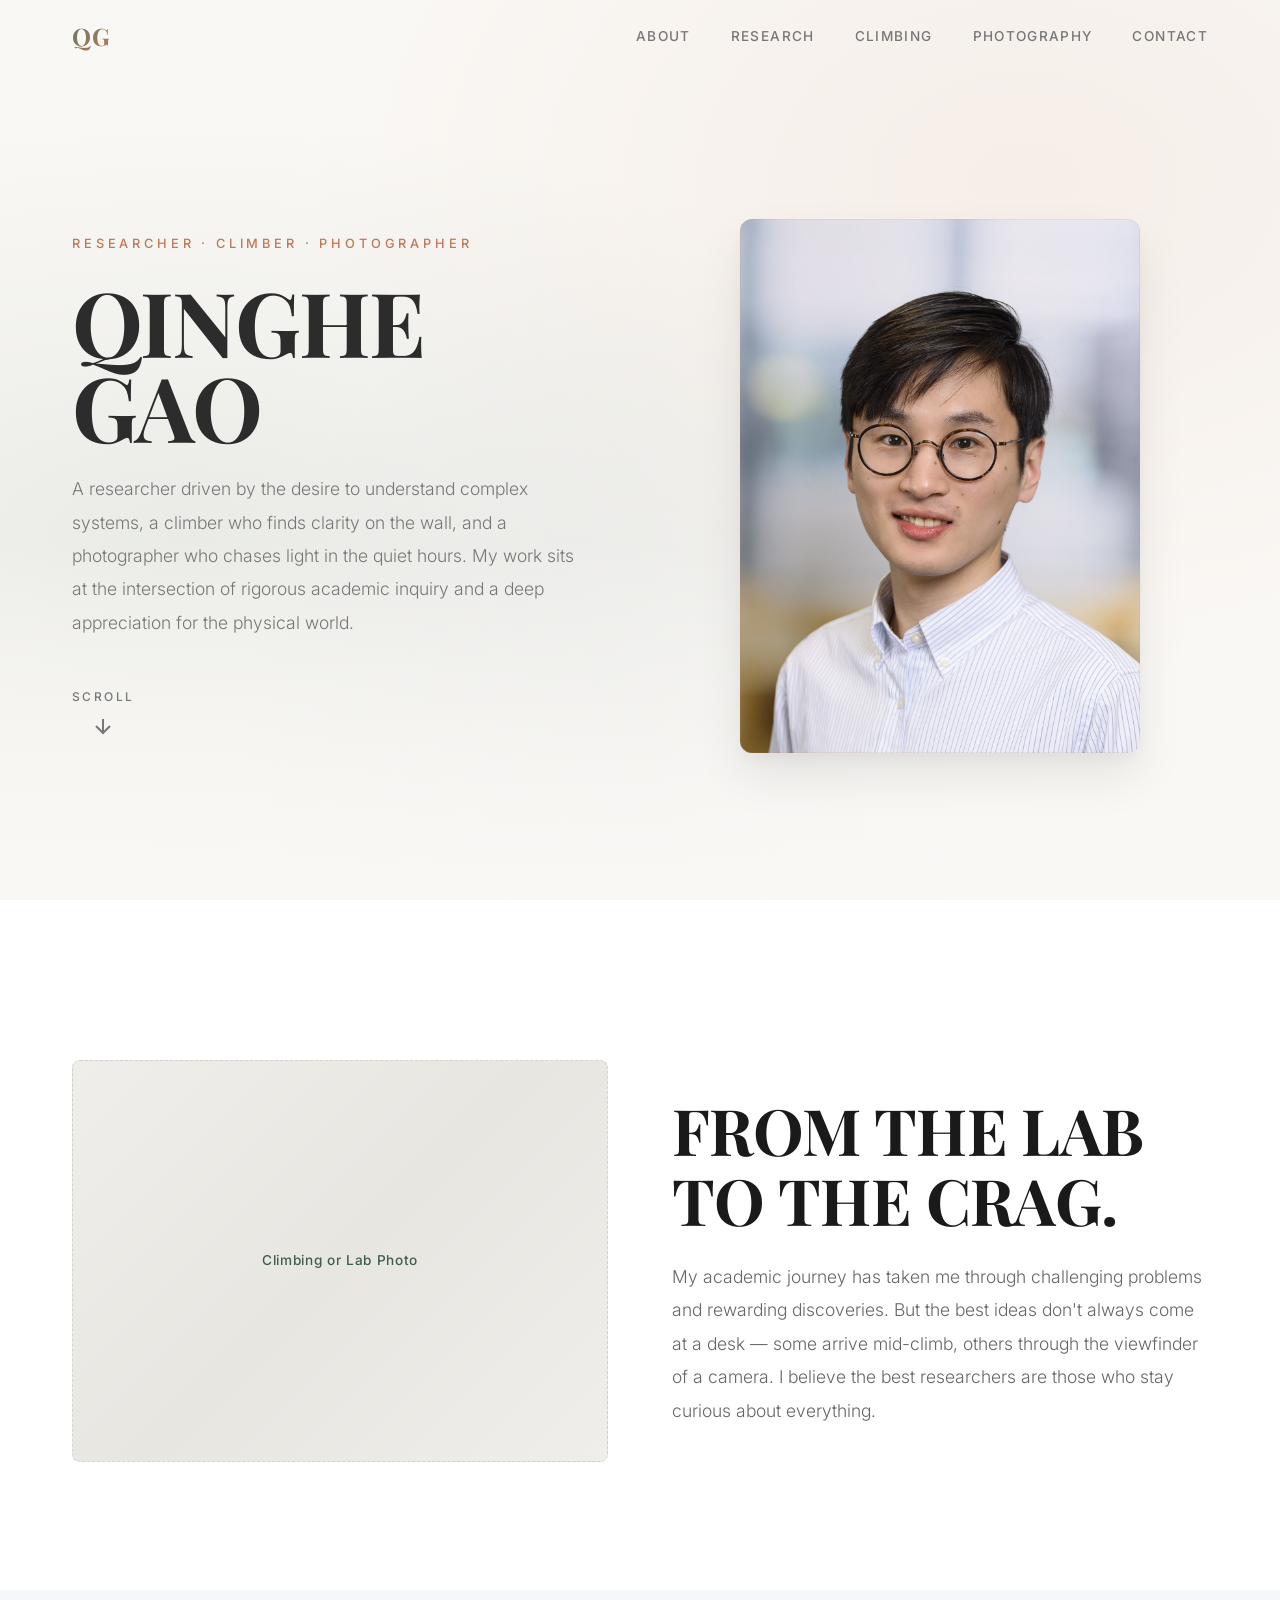
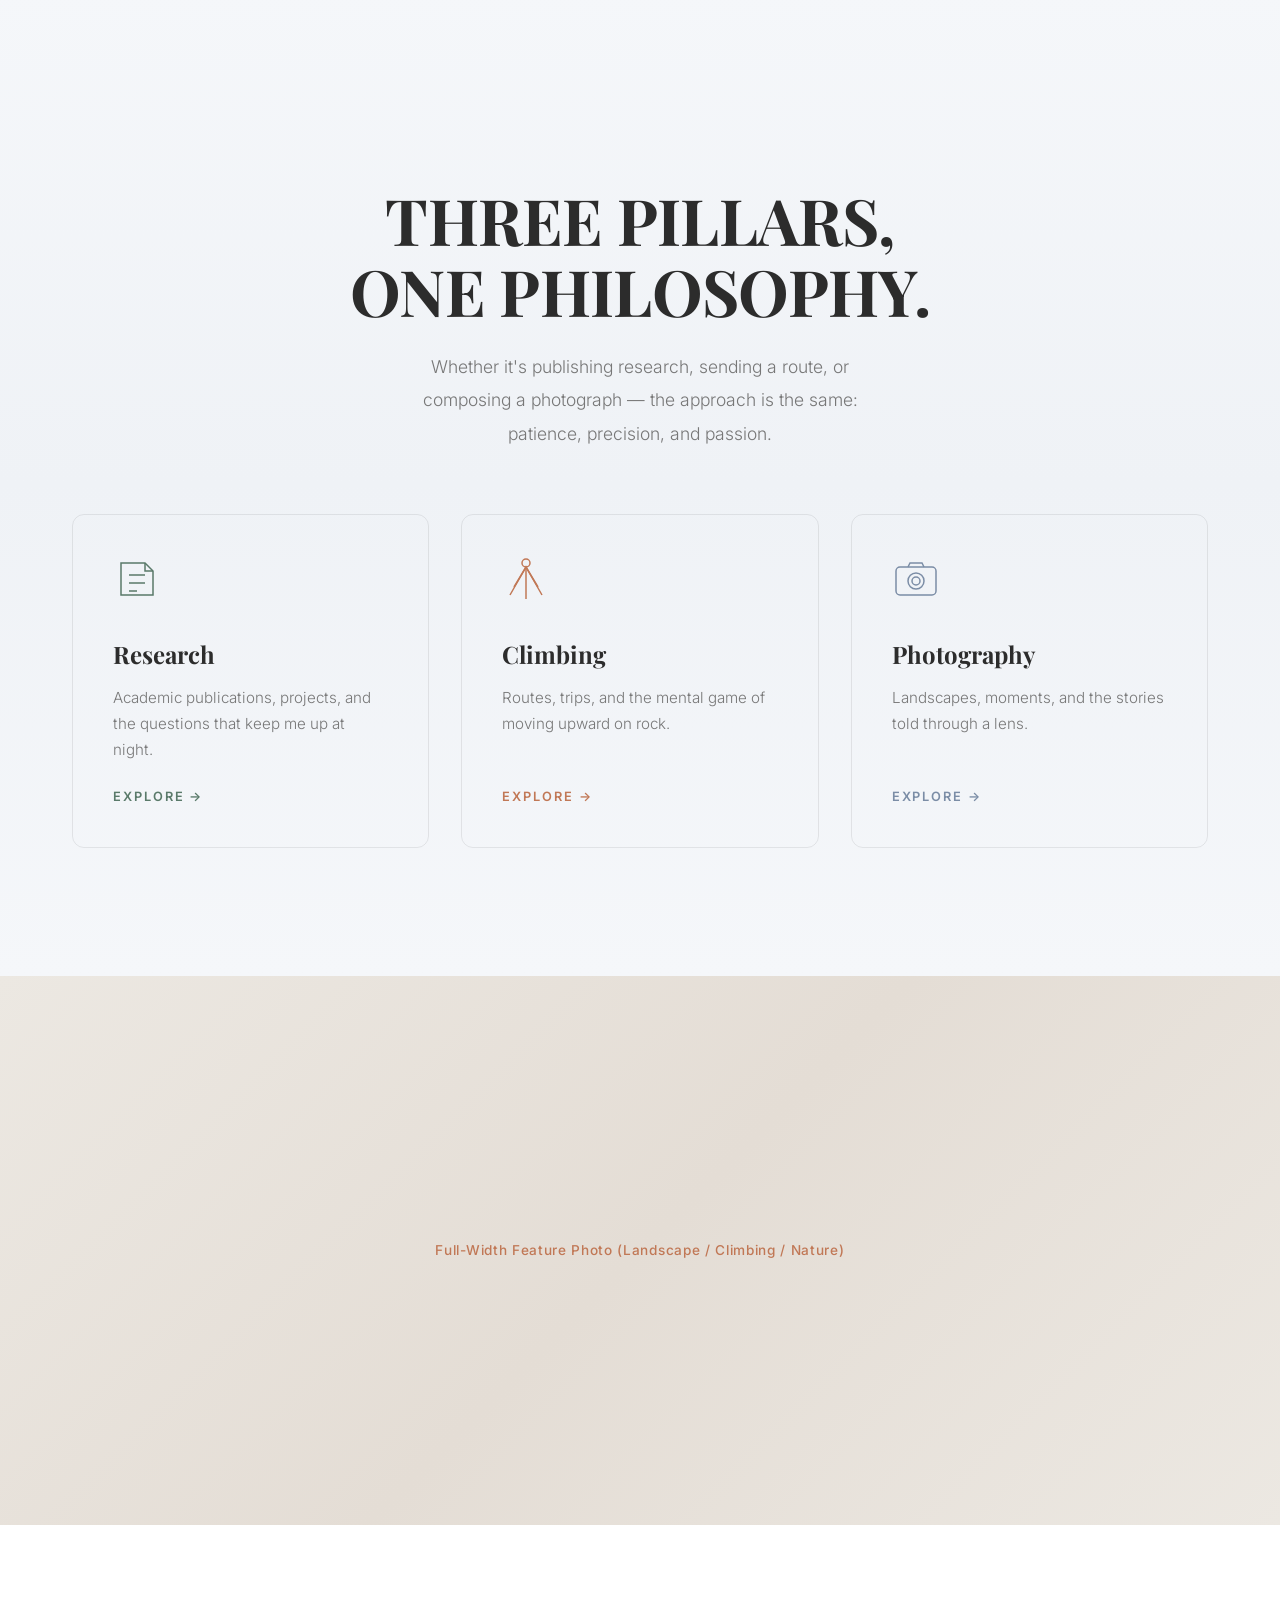
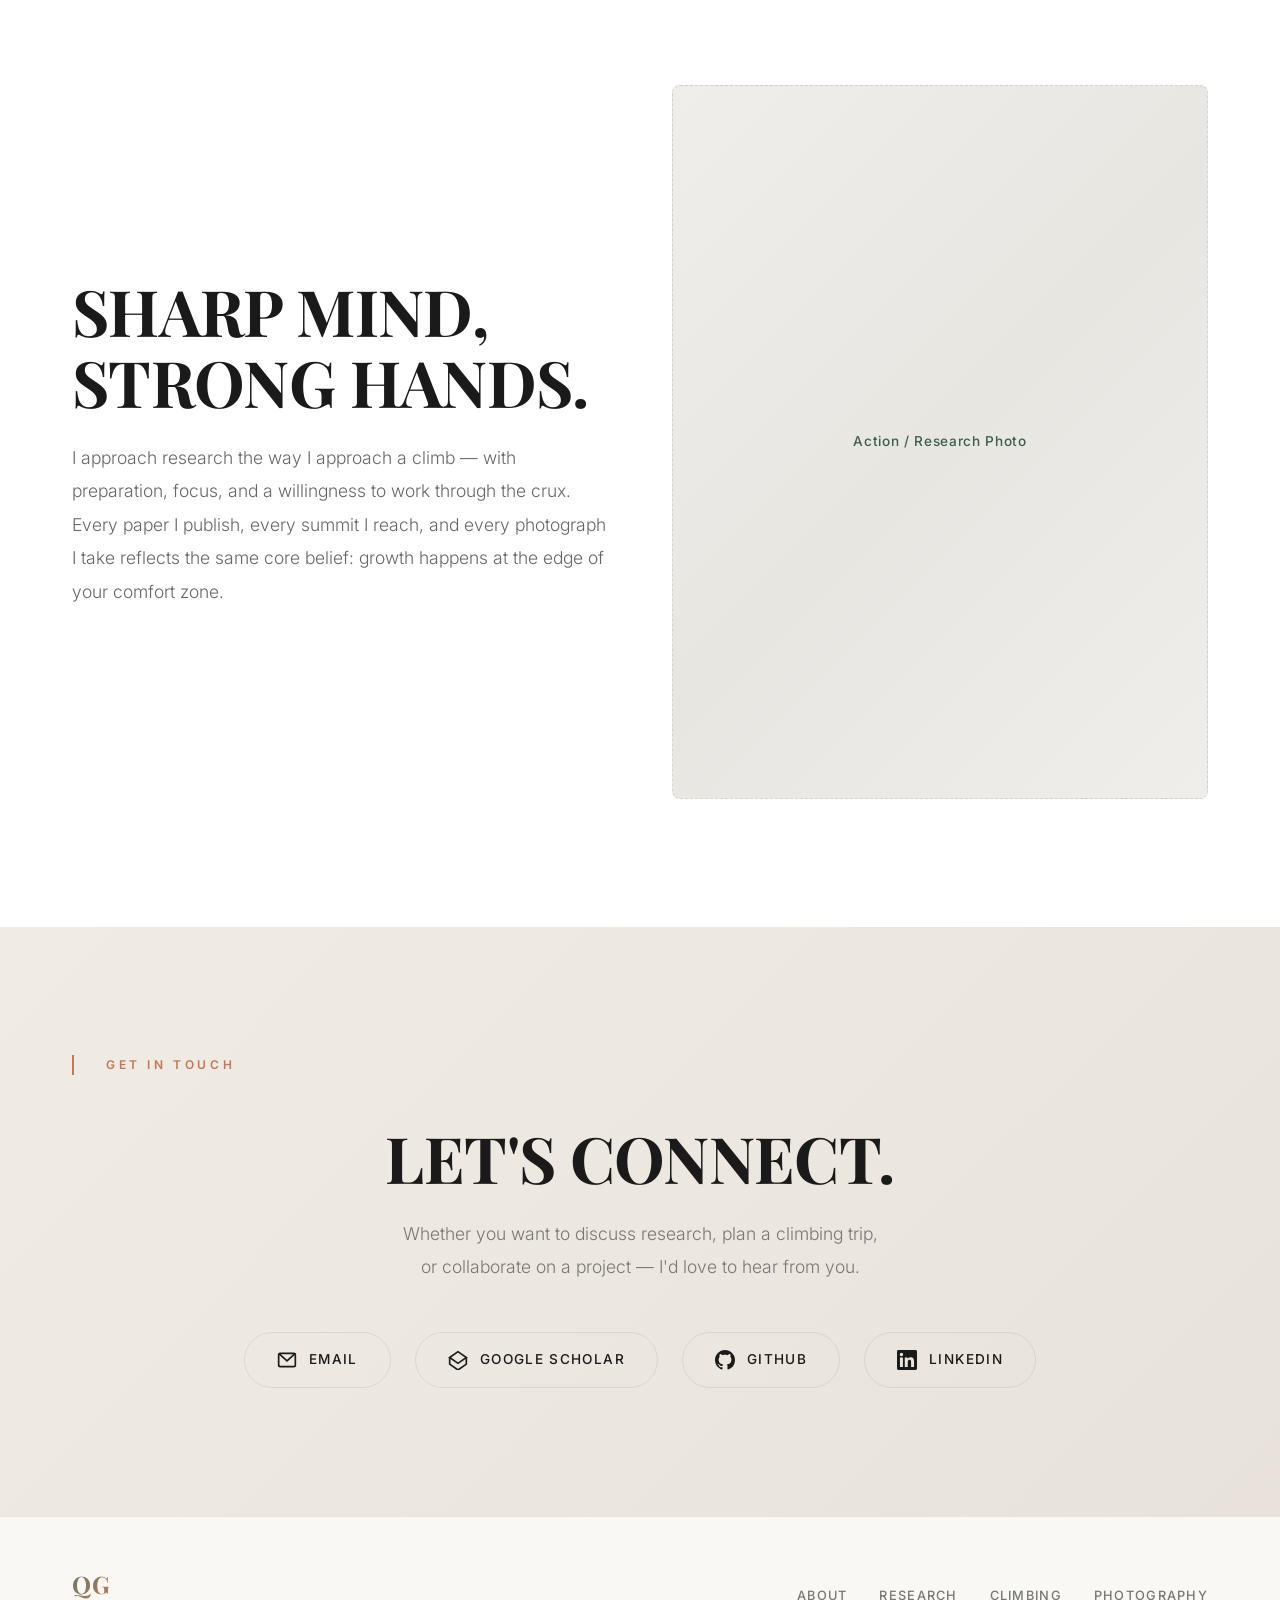
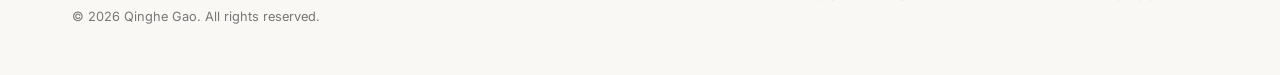
<file: index.html>
<!DOCTYPE html>
<html lang="en">
<head>
    <meta charset="UTF-8">
    <meta name="viewport" content="width=device-width, initial-scale=1.0">
    <title>Qinghe Gao — Researcher, Climber, Photographer</title>
    <meta name="description" content="Personal website of Qinghe Gao — academic researcher, rock climber, and photographer.">
    <link rel="icon" href="favicon.svg" type="image/svg+xml">
    <link rel="stylesheet" href="css/style.css">
    <link rel="preconnect" href="https://fonts.googleapis.com">
    <link rel="preconnect" href="https://fonts.gstatic.com" crossorigin>
    <link href="https://fonts.googleapis.com/css2?family=Inter:wght@300;400;500;600;700&family=Playfair+Display:ital,wght@0,400;0,700;1,400&display=swap" rel="stylesheet">
</head>
<body>
    <!-- Navigation -->
    <nav class="nav" id="nav">
        <div class="nav-inner">
            <a href="index.html" class="nav-logo">QG</a>
            <button class="nav-toggle" id="navToggle" aria-label="Toggle menu">
                <span></span>
                <span></span>
                <span></span>
            </button>
            <ul class="nav-links" id="navLinks">
                <li><a href="index.html" class="active">About</a></li>
                <li><a href="research.html">Research</a></li>
                <li><a href="climbing.html">Climbing</a></li>
                <li><a href="photography.html">Photography</a></li>
                <li><a href="#contact">Contact</a></li>
            </ul>
        </div>
    </nav>

    <!-- Hero + About -->
    <header class="hero" id="about">
        <div class="hero-bg">
            <div class="hero-gradient"></div>
        </div>
        <div class="hero-split">
            <div class="hero-left">
                <p class="hero-tagline">Researcher · Climber · Photographer</p>
                <h1 class="hero-title">QINGHE<br>GAO</h1>
                <p class="hero-body">
                    A researcher driven by the desire to understand complex systems,
                    a climber who finds clarity on the wall, and a photographer who chases light in
                    the quiet hours. My work sits at the intersection of rigorous academic inquiry
                    and a deep appreciation for the physical world.
                </p>
                <a href="#journey" class="hero-scroll">
                    <span>Scroll</span>
                    <svg width="24" height="24" viewBox="0 0 24 24" fill="none" stroke="currentColor" stroke-width="2">
                        <path d="M12 5v14M19 12l-7 7-7-7"/>
                    </svg>
                </a>
            </div>
            <div class="hero-right">
                <div class="hero-portrait">
                    <img src="Figure/QingheGao.jpeg" alt="Qinghe Gao portrait">
                </div>
            </div>
        </div>
    </header>

    <!-- Journey Section -->
    <section class="section section-light" id="journey">
        <div class="container">
            <div class="story-block reverse">
                <div class="story-text">
                    <h2 class="section-heading">FROM THE LAB<br>TO THE CRAG.</h2>
                    <p class="section-body">
                        My academic journey has taken me through challenging problems and rewarding
                        discoveries. But the best ideas don't always come at a desk — some arrive
                        mid-climb, others through the viewfinder of a camera. I believe the best
                        researchers are those who stay curious about everything.
                    </p>
                </div>
                <div class="story-image">
                    <div class="image-placeholder landscape">
                        <span>Climbing or Lab Photo</span>
                    </div>
                </div>
            </div>
        </div>
    </section>

    <!-- Three Pillars -->
    <section class="section section-dark section-tint-cool">
        <div class="container">
            <div class="section-label">What I Do</div>
            <h2 class="section-heading center">THREE PILLARS,<br>ONE PHILOSOPHY.</h2>
            <p class="section-body center narrow">
                Whether it's publishing research, sending a route, or composing a photograph —
                the approach is the same: patience, precision, and passion.
            </p>
            <div class="pillars">
                <a href="research.html" class="pillar">
                    <div class="pillar-icon">
                        <svg width="48" height="48" viewBox="0 0 48 48" fill="none" stroke="currentColor" stroke-width="1.5">
                            <path d="M8 40V8h24l8 8v24H8z"/>
                            <path d="M32 8v8h8"/>
                            <path d="M16 20h16M16 28h16M16 36h8"/>
                        </svg>
                    </div>
                    <h3>Research</h3>
                    <p>Academic publications, projects, and the questions that keep me up at night.</p>
                    <span class="pillar-link">Explore &rarr;</span>
                </a>
                <a href="climbing.html" class="pillar">
                    <div class="pillar-icon">
                        <svg width="48" height="48" viewBox="0 0 48 48" fill="none" stroke="currentColor" stroke-width="1.5">
                            <path d="M24 44V12"/>
                            <path d="M12 32l12-20 12 20"/>
                            <path d="M8 40l16-28 16 28"/>
                            <circle cx="24" cy="8" r="4"/>
                        </svg>
                    </div>
                    <h3>Climbing</h3>
                    <p>Routes, trips, and the mental game of moving upward on rock.</p>
                    <span class="pillar-link">Explore &rarr;</span>
                </a>
                <a href="photography.html" class="pillar">
                    <div class="pillar-icon">
                        <svg width="48" height="48" viewBox="0 0 48 48" fill="none" stroke="currentColor" stroke-width="1.5">
                            <rect x="4" y="12" width="40" height="28" rx="4"/>
                            <circle cx="24" cy="26" r="8"/>
                            <circle cx="24" cy="26" r="4"/>
                            <path d="M16 12l2-4h12l2 4"/>
                        </svg>
                    </div>
                    <h3>Photography</h3>
                    <p>Landscapes, moments, and the stories told through a lens.</p>
                    <span class="pillar-link">Explore &rarr;</span>
                </a>
            </div>
        </div>
    </section>

    <!-- Featured Image Break -->
    <section class="section-image-break">
        <div class="image-placeholder fullwidth">
            <span>Full-Width Feature Photo (Landscape / Climbing / Nature)</span>
        </div>
    </section>

    <!-- Philosophy Section -->
    <section class="section section-light">
        <div class="container">
            <div class="story-block">
                <div class="story-text">
                    <h2 class="section-heading">SHARP MIND,<br>STRONG HANDS.</h2>
                    <p class="section-body">
                        I approach research the way I approach a climb — with preparation, focus,
                        and a willingness to work through the crux. Every paper I publish, every
                        summit I reach, and every photograph I take reflects the same core belief:
                        growth happens at the edge of your comfort zone.
                    </p>
                </div>
                <div class="story-image">
                    <div class="image-placeholder portrait">
                        <span>Action / Research Photo</span>
                    </div>
                </div>
            </div>
        </div>
    </section>

    <!-- Contact Section -->
    <section class="section section-accent" id="contact">
        <div class="container">
            <div class="section-label">Get in Touch</div>
            <h2 class="section-heading center">LET'S CONNECT.</h2>
            <p class="section-body center narrow">
                Whether you want to discuss research, plan a climbing trip,
                or collaborate on a project — I'd love to hear from you.
            </p>
            <div class="contact-links">
                <a href="mailto:your.email@university.edu" class="contact-btn">
                    <svg width="24" height="24" viewBox="0 0 24 24" fill="none" stroke="currentColor" stroke-width="2">
                        <rect x="2" y="4" width="20" height="16" rx="2"/>
                        <path d="M22 4L12 13 2 4"/>
                    </svg>
                    Email
                </a>
                <a href="https://scholar.google.com/" target="_blank" rel="noopener" class="contact-btn">
                    <svg width="24" height="24" viewBox="0 0 24 24" fill="none" stroke="currentColor" stroke-width="2">
                        <path d="M12 2L2 9l10 7 10-7-10-7z"/>
                        <path d="M2 9v8l10 7 10-7V9"/>
                    </svg>
                    Google Scholar
                </a>
                <a href="https://github.com/QingheGao" target="_blank" rel="noopener" class="contact-btn">
                    <svg width="24" height="24" viewBox="0 0 24 24" fill="currentColor">
                        <path d="M12 0C5.37 0 0 5.37 0 12c0 5.31 3.435 9.795 8.205 11.385.6.105.825-.255.825-.57 0-.285-.015-1.23-.015-2.235-3.015.555-3.795-.735-4.035-1.41-.135-.345-.72-1.41-1.23-1.695-.42-.225-1.02-.78-.015-.795.945-.015 1.62.87 1.845 1.23 1.08 1.815 2.805 1.305 3.495.99.105-.78.42-1.305.765-1.605-2.67-.3-5.46-1.335-5.46-5.925 0-1.305.465-2.385 1.23-3.225-.12-.3-.54-1.53.12-3.18 0 0 1.005-.315 3.3 1.23.96-.27 1.98-.405 3-.405s2.04.135 3 .405c2.295-1.56 3.3-1.23 3.3-1.23.66 1.65.24 2.88.12 3.18.765.84 1.23 1.905 1.23 3.225 0 4.605-2.805 5.625-5.475 5.925.435.375.81 1.095.81 2.22 0 1.605-.015 2.895-.015 3.3 0 .315.225.69.825.57A12.02 12.02 0 0024 12c0-6.63-5.37-12-12-12z"/>
                    </svg>
                    GitHub
                </a>
                <a href="https://linkedin.com/" target="_blank" rel="noopener" class="contact-btn">
                    <svg width="24" height="24" viewBox="0 0 24 24" fill="currentColor">
                        <path d="M20.447 20.452h-3.554v-5.569c0-1.328-.027-3.037-1.852-3.037-1.853 0-2.136 1.445-2.136 2.939v5.667H9.351V9h3.414v1.561h.046c.477-.9 1.637-1.85 3.37-1.85 3.601 0 4.267 2.37 4.267 5.455v6.286zM5.337 7.433a2.062 2.062 0 01-2.063-2.065 2.064 2.064 0 112.063 2.065zm1.782 13.019H3.555V9h3.564v11.452zM22.225 0H1.771C.792 0 0 .774 0 1.729v20.542C0 23.227.792 24 1.771 24h20.451C23.2 24 24 23.227 24 22.271V1.729C24 .774 23.2 0 22.222 0h.003z"/>
                    </svg>
                    LinkedIn
                </a>
            </div>
        </div>
    </section>

    <!-- Footer -->
    <footer class="footer">
        <div class="container">
            <div class="footer-inner">
                <div class="footer-brand">
                    <span class="nav-logo">QG</span>
                    <p>&copy; 2026 Qinghe Gao. All rights reserved.</p>
                </div>
                <div class="footer-nav">
                    <a href="index.html">About</a>
                    <a href="research.html">Research</a>
                    <a href="climbing.html">Climbing</a>
                    <a href="photography.html">Photography</a>
                </div>
            </div>
        </div>
    </footer>

    <script src="js/main.js"></script>
</body>
</html>
</file>
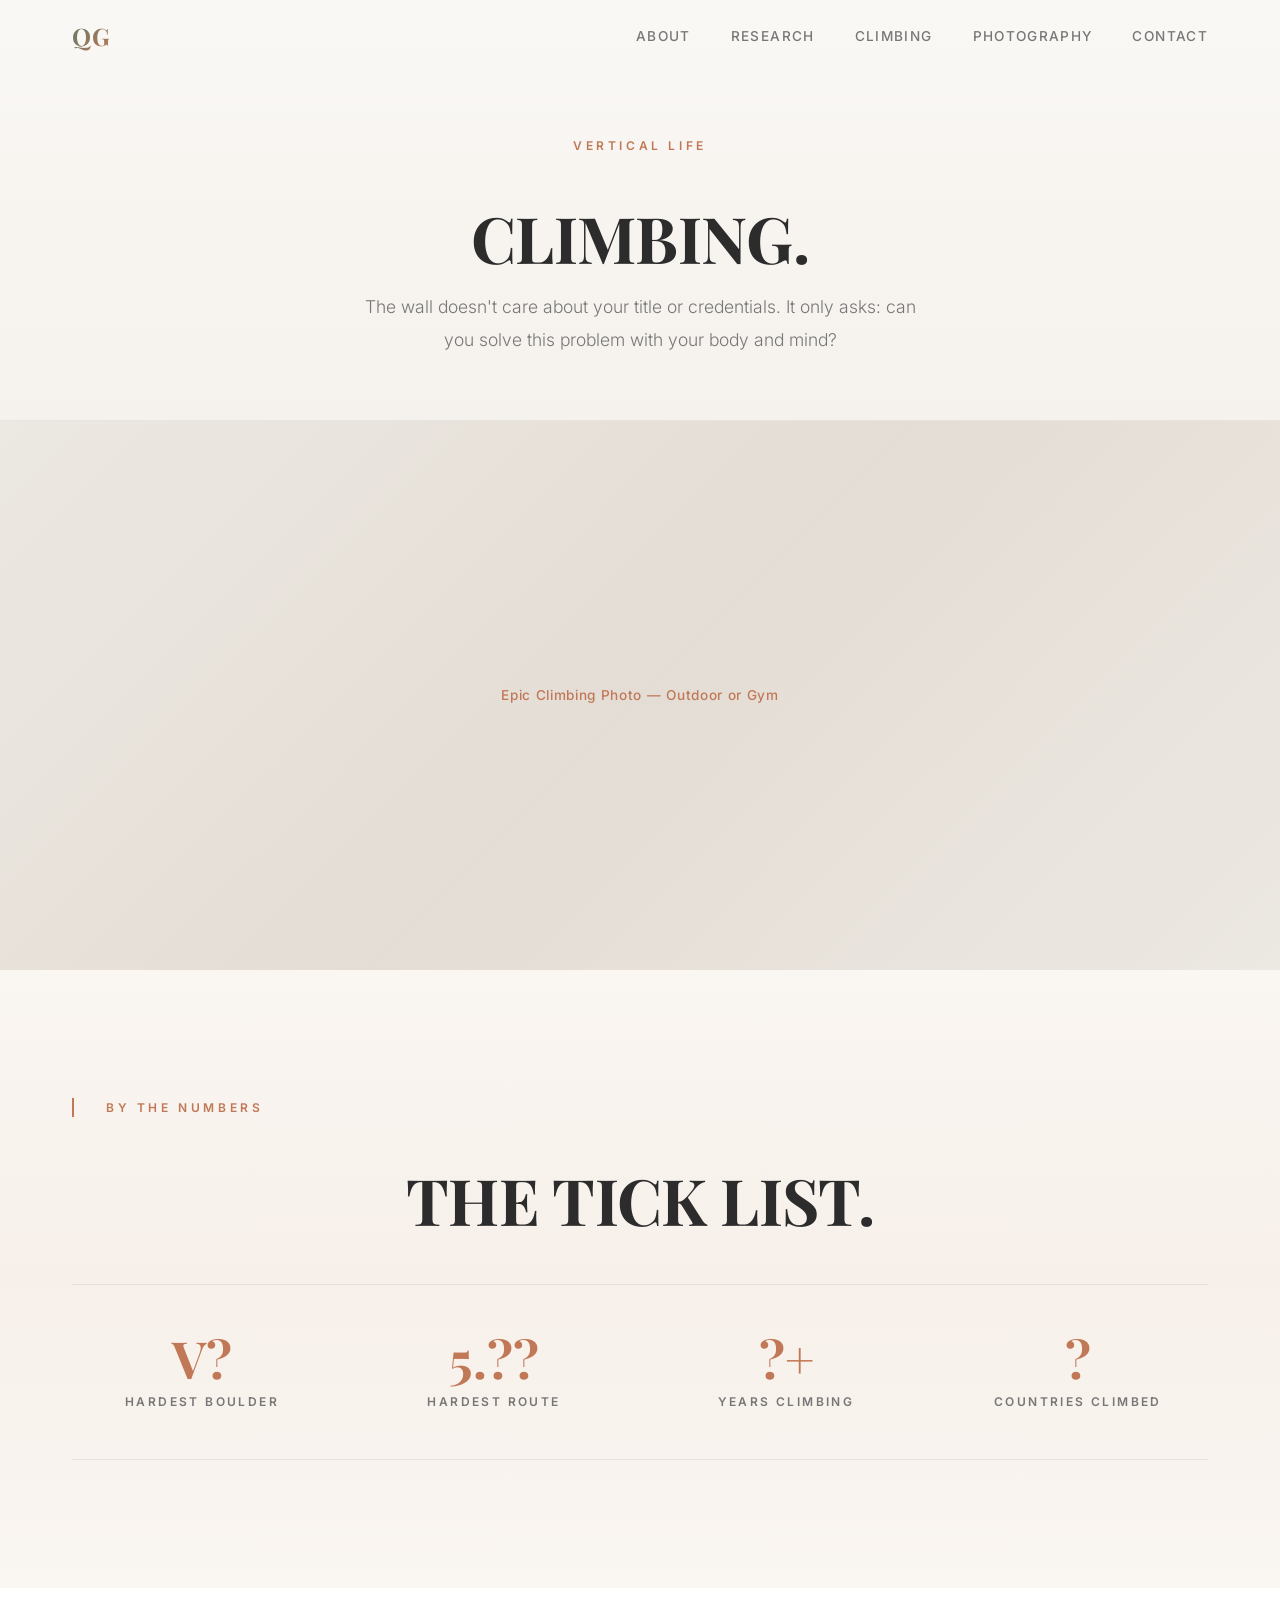
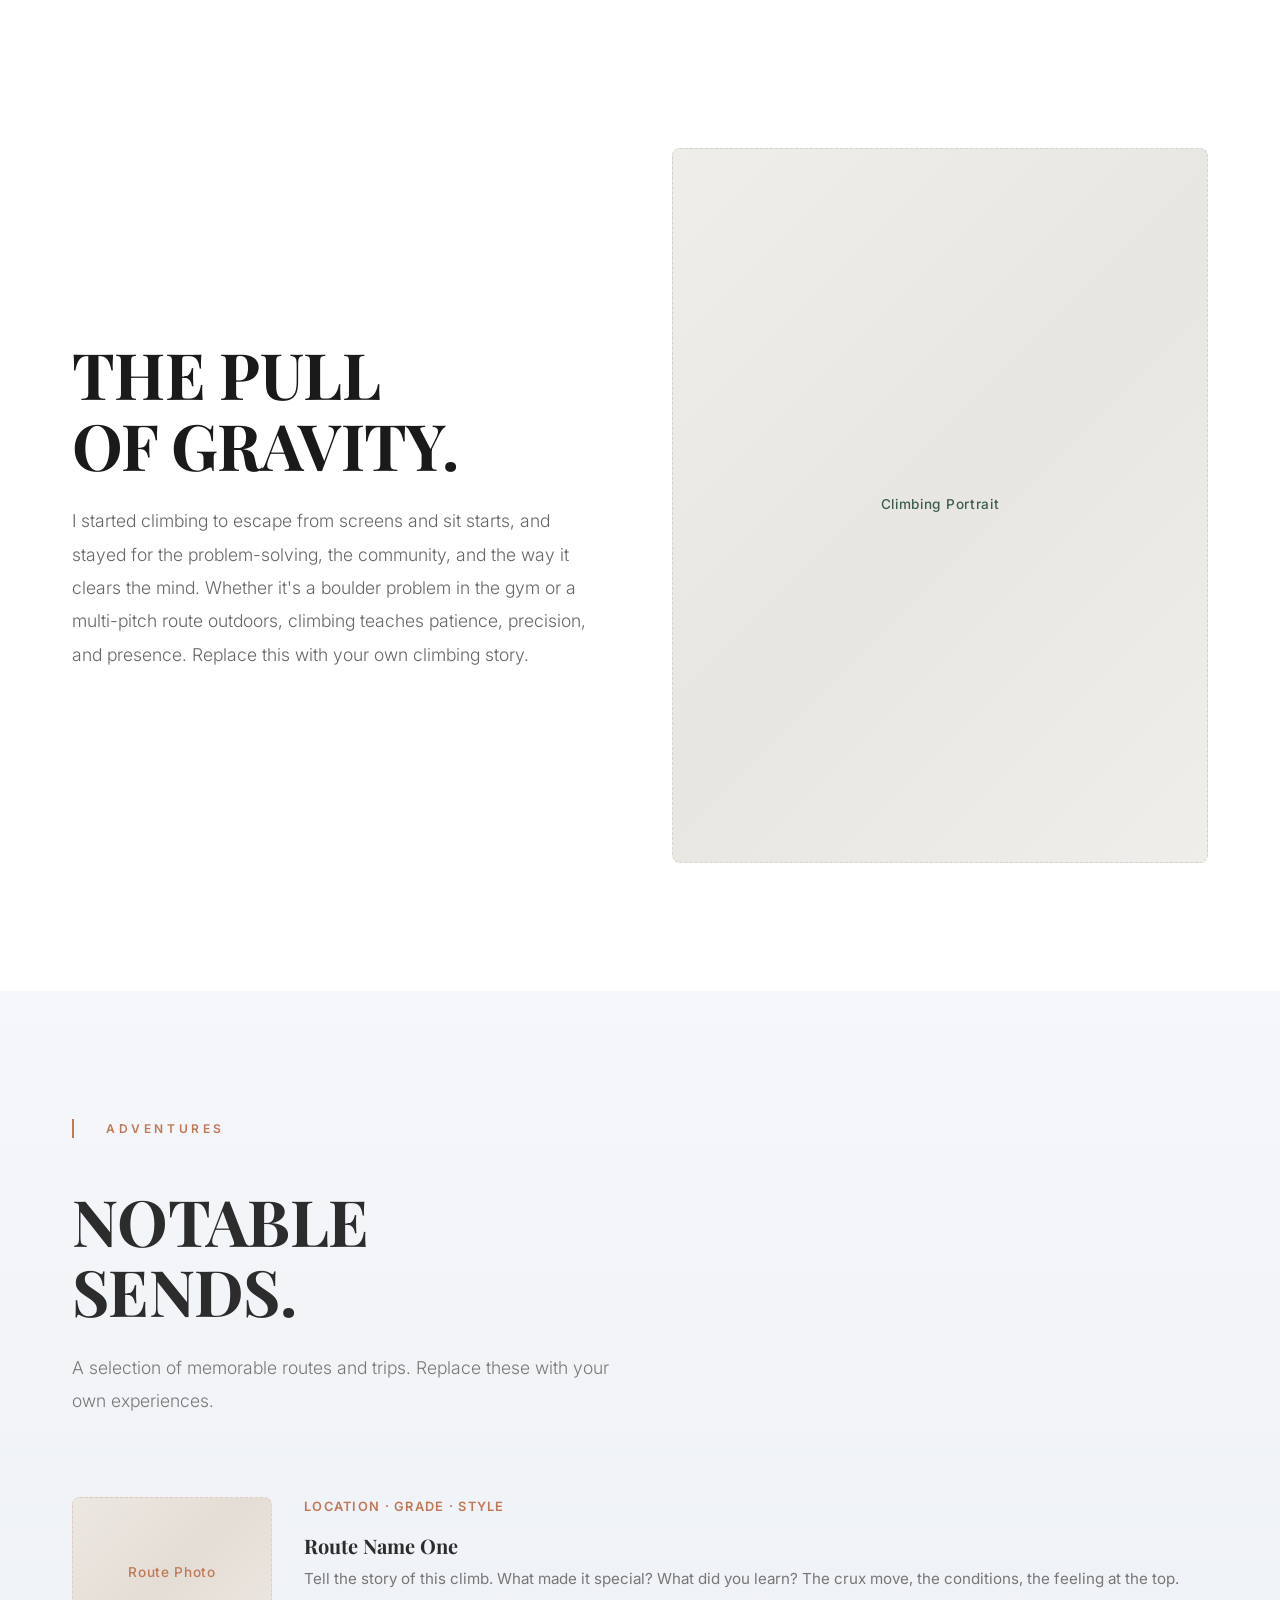
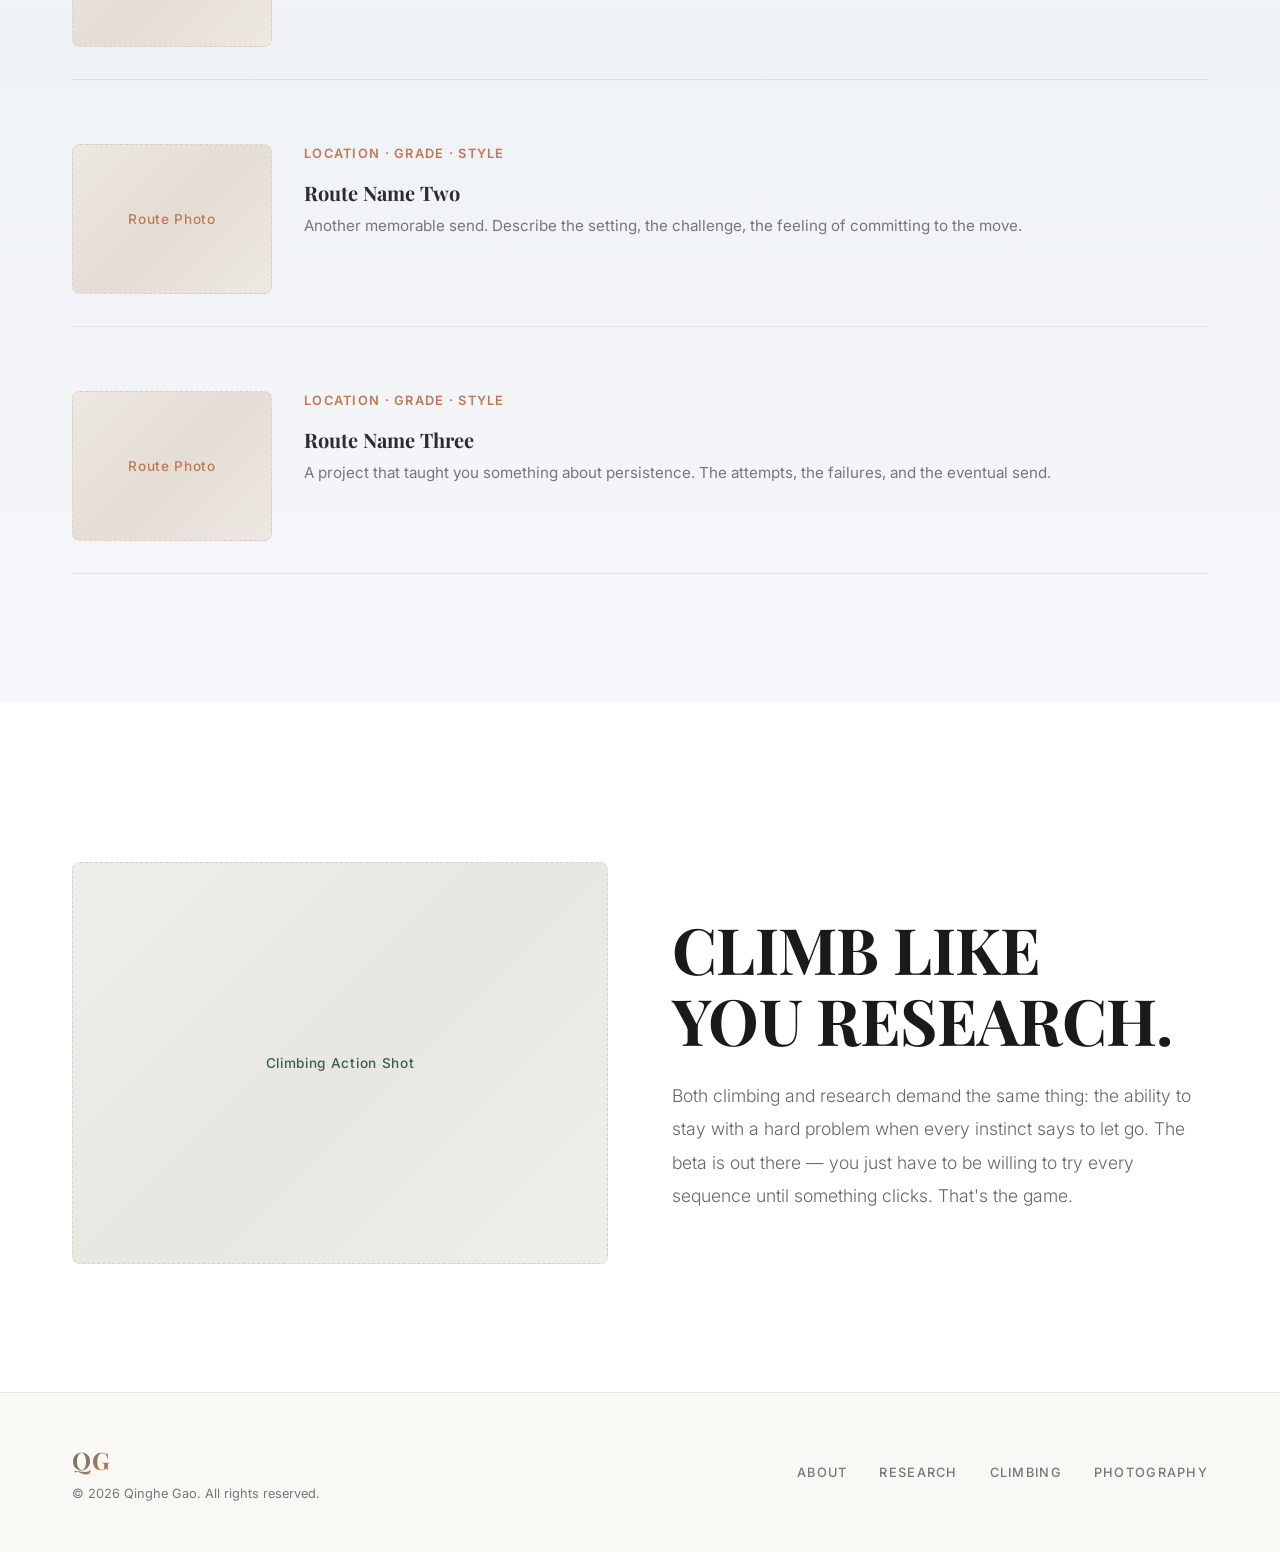
<file: climbing.html>
<!DOCTYPE html>
<html lang="en">
<head>
    <meta charset="UTF-8">
    <meta name="viewport" content="width=device-width, initial-scale=1.0">
    <title>Climbing — Qinghe Gao</title>
    <meta name="description" content="Rock climbing adventures, routes, and stories by Qinghe Gao.">
    <link rel="icon" href="favicon.svg" type="image/svg+xml">
    <link rel="stylesheet" href="css/style.css">
    <link rel="preconnect" href="https://fonts.googleapis.com">
    <link rel="preconnect" href="https://fonts.gstatic.com" crossorigin>
    <link href="https://fonts.googleapis.com/css2?family=Inter:wght@300;400;500;600;700&family=Playfair+Display:ital,wght@0,400;0,700;1,400&display=swap" rel="stylesheet">
</head>
<body>
    <!-- Navigation -->
    <nav class="nav scrolled" id="nav">
        <div class="nav-inner">
            <a href="index.html" class="nav-logo">QG</a>
            <button class="nav-toggle" id="navToggle" aria-label="Toggle menu">
                <span></span>
                <span></span>
                <span></span>
            </button>
            <ul class="nav-links" id="navLinks">
                <li><a href="index.html">About</a></li>
                <li><a href="research.html">Research</a></li>
                <li><a href="climbing.html" class="active">Climbing</a></li>
                <li><a href="photography.html">Photography</a></li>
                <li><a href="index.html#contact">Contact</a></li>
            </ul>
        </div>
    </nav>

    <!-- Page Header -->
    <header class="page-header">
        <div class="container">
            <div class="section-label">Vertical Life</div>
            <h1 class="section-heading">CLIMBING.</h1>
            <p class="section-body center">
                The wall doesn't care about your title or credentials. 
                It only asks: can you solve this problem with your body and mind?
            </p>
        </div>
    </header>

    <!-- Hero Image -->
    <section class="section-image-break">
        <div class="image-placeholder fullwidth">
            <span>Epic Climbing Photo — Outdoor or Gym</span>
        </div>
    </section>

    <!-- Stats -->
    <section class="section section-dark section-tint-warm">
        <div class="container">
            <div class="section-label">By the Numbers</div>
            <h2 class="section-heading center">THE TICK LIST.</h2>
            <div class="climb-stats">
                <div class="stat">
                    <div class="stat-number">V?</div>
                    <div class="stat-label">Hardest Boulder</div>
                </div>
                <div class="stat">
                    <div class="stat-number">5.??</div>
                    <div class="stat-label">Hardest Route</div>
                </div>
                <div class="stat">
                    <div class="stat-number">?+</div>
                    <div class="stat-label">Years Climbing</div>
                </div>
                <div class="stat">
                    <div class="stat-number">?</div>
                    <div class="stat-label">Countries Climbed</div>
                </div>
            </div>
        </div>
    </section>

    <!-- Story Section -->
    <section class="section section-light">
        <div class="container">
            <div class="story-block">
                <div class="story-text">
                    <h2 class="section-heading">THE PULL<br>OF GRAVITY.</h2>
                    <p class="section-body">
                        I started climbing to escape from screens and sit starts, and stayed for the 
                        problem-solving, the community, and the way it clears the mind. 
                        Whether it's a boulder problem in the gym or a multi-pitch 
                        route outdoors, climbing teaches patience, precision, and presence.
                        Replace this with your own climbing story.
                    </p>
                </div>
                <div class="story-image">
                    <div class="image-placeholder portrait">
                        <span>Climbing Portrait</span>
                    </div>
                </div>
            </div>
        </div>
    </section>

    <!-- Climbing Log / Adventures -->
    <section class="section section-dark section-tint-cool">
        <div class="container">
            <div class="section-label">Adventures</div>
            <h2 class="section-heading">NOTABLE<br>SENDS.</h2>
            <p class="section-body">
                A selection of memorable routes and trips. Replace these with your own experiences.
            </p>

            <div class="climb-log">
                <div class="climb-entry">
                    <div class="climb-entry-image">
                        <div class="image-placeholder landscape">
                            <span>Route Photo</span>
                        </div>
                    </div>
                    <div class="climb-entry-info">
                        <div class="climb-entry-meta">Location · Grade · Style</div>
                        <h3>Route Name One</h3>
                        <p>
                            Tell the story of this climb. What made it special? What did you learn?
                            The crux move, the conditions, the feeling at the top.
                        </p>
                    </div>
                </div>

                <div class="climb-entry">
                    <div class="climb-entry-image">
                        <div class="image-placeholder landscape">
                            <span>Route Photo</span>
                        </div>
                    </div>
                    <div class="climb-entry-info">
                        <div class="climb-entry-meta">Location · Grade · Style</div>
                        <h3>Route Name Two</h3>
                        <p>
                            Another memorable send. Describe the setting, the challenge, 
                            the feeling of committing to the move.
                        </p>
                    </div>
                </div>

                <div class="climb-entry">
                    <div class="climb-entry-image">
                        <div class="image-placeholder landscape">
                            <span>Route Photo</span>
                        </div>
                    </div>
                    <div class="climb-entry-info">
                        <div class="climb-entry-meta">Location · Grade · Style</div>
                        <h3>Route Name Three</h3>
                        <p>
                            A project that taught you something about persistence.
                            The attempts, the failures, and the eventual send.
                        </p>
                    </div>
                </div>
            </div>
        </div>
    </section>

    <!-- Philosophy -->
    <section class="section section-light">
        <div class="container">
            <div class="story-block reverse">
                <div class="story-text">
                    <h2 class="section-heading">CLIMB LIKE<br>YOU RESEARCH.</h2>
                    <p class="section-body">
                        Both climbing and research demand the same thing: the ability to 
                        stay with a hard problem when every instinct says to let go. 
                        The beta is out there — you just have to be willing to try 
                        every sequence until something clicks. That's the game.
                    </p>
                </div>
                <div class="story-image">
                    <div class="image-placeholder landscape">
                        <span>Climbing Action Shot</span>
                    </div>
                </div>
            </div>
        </div>
    </section>

    <!-- Footer -->
    <footer class="footer">
        <div class="container">
            <div class="footer-inner">
                <div class="footer-brand">
                    <span class="nav-logo">QG</span>
                    <p>&copy; 2026 Qinghe Gao. All rights reserved.</p>
                </div>
                <div class="footer-nav">
                    <a href="index.html">About</a>
                    <a href="research.html">Research</a>
                    <a href="climbing.html">Climbing</a>
                    <a href="photography.html">Photography</a>
                </div>
            </div>
        </div>
    </footer>

    <script src="js/main.js"></script>
</body>
</html>
</file>
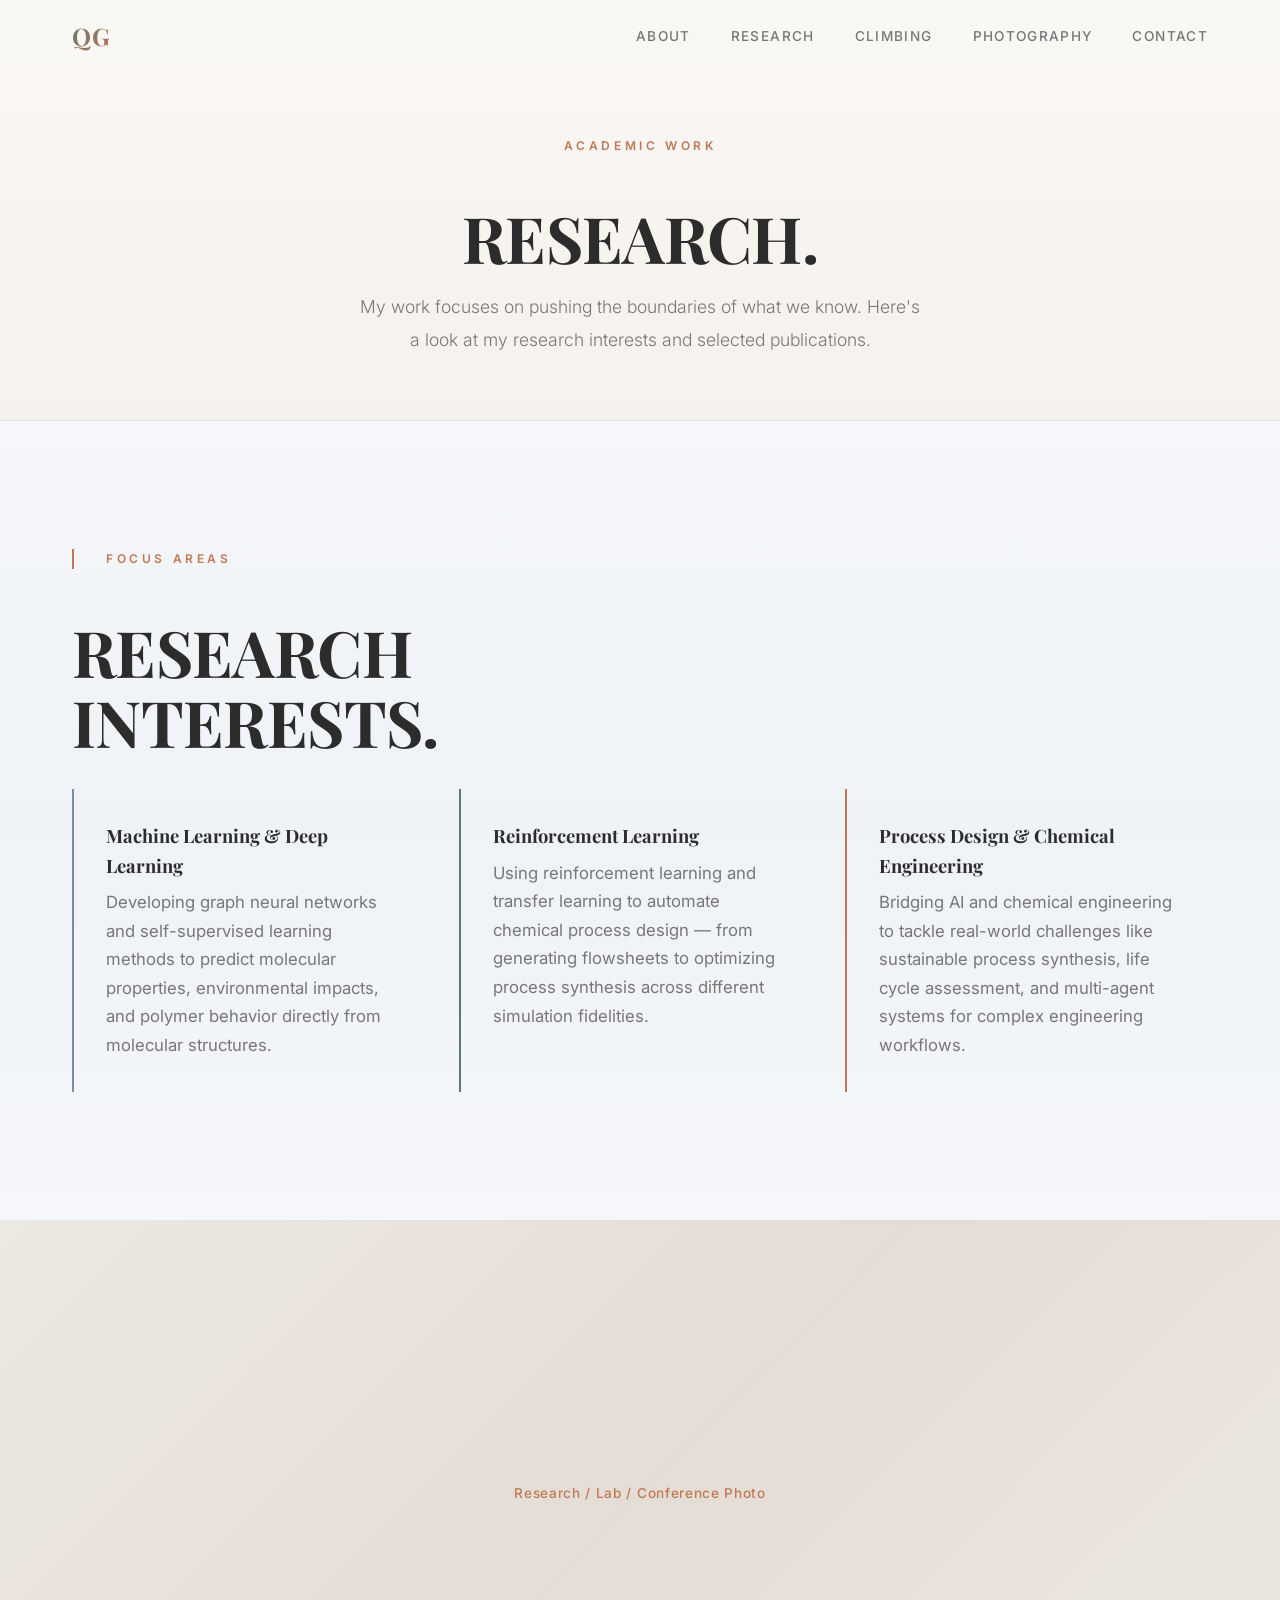
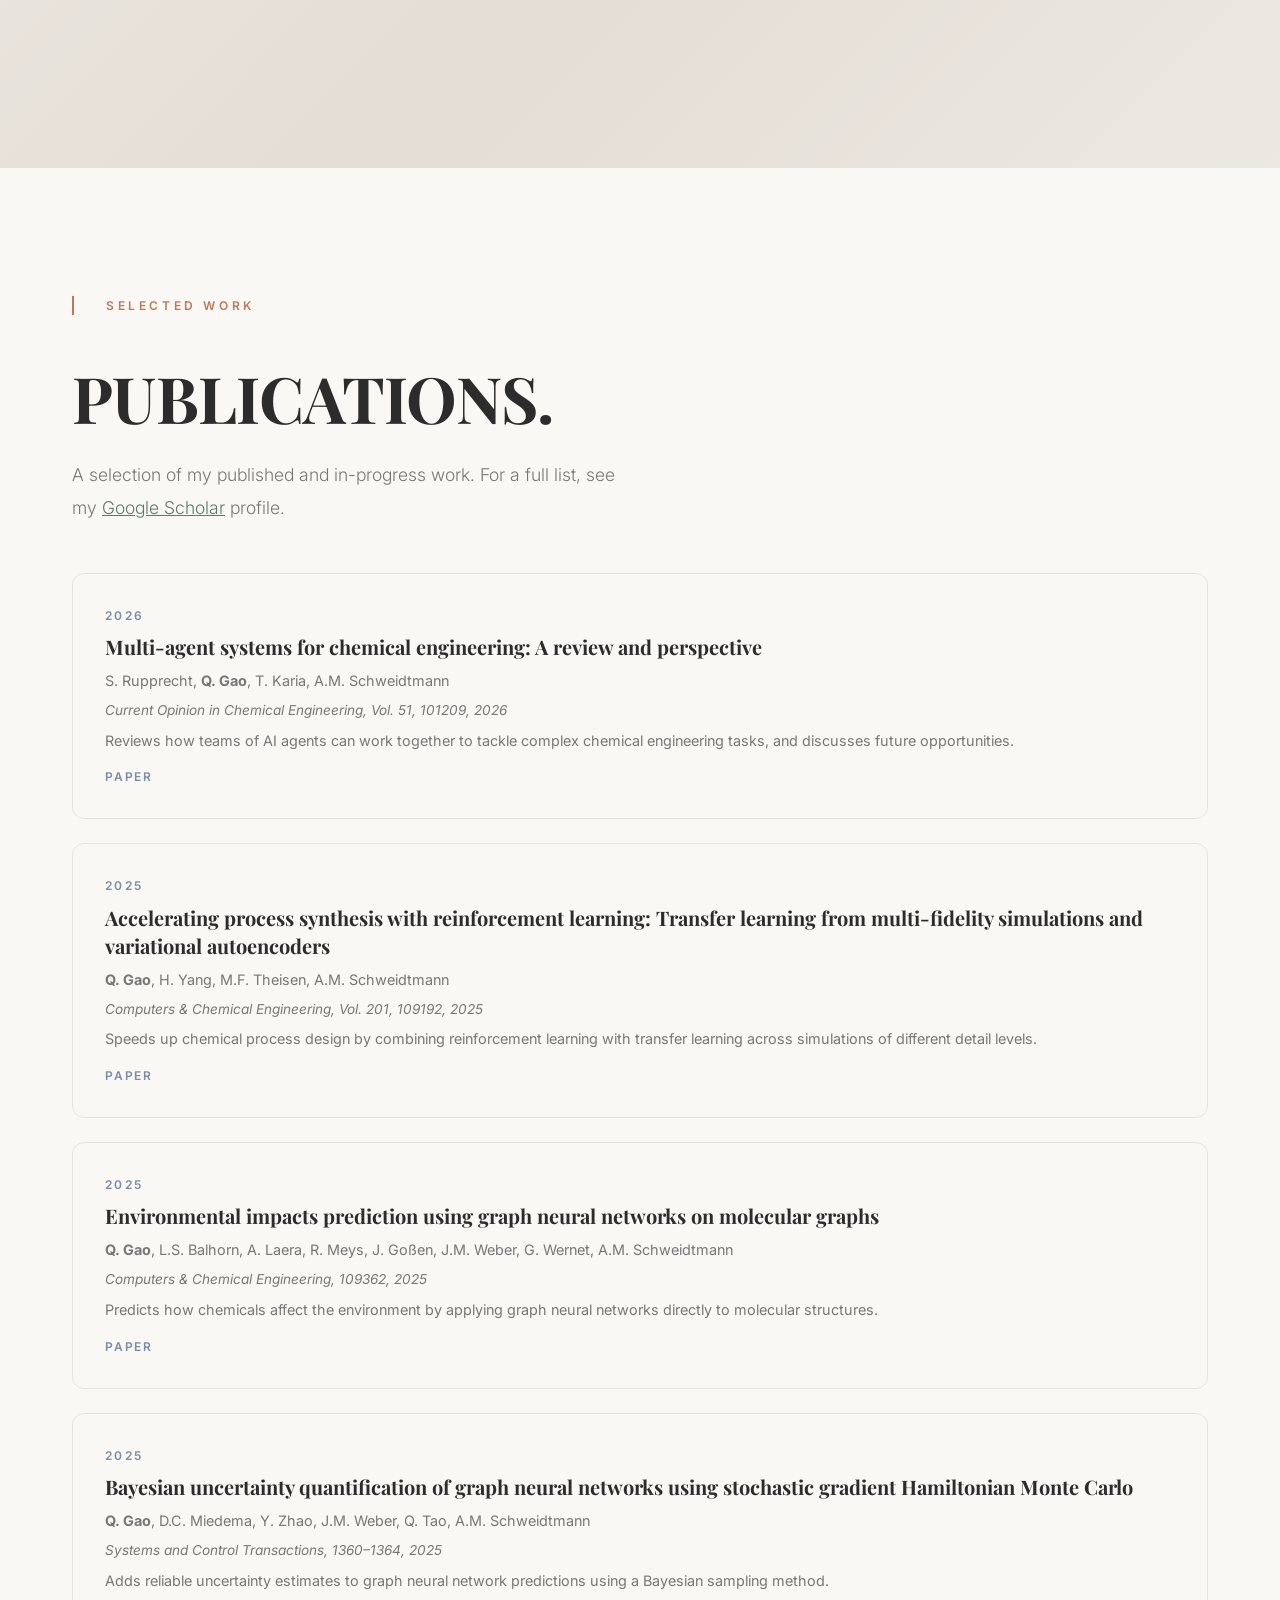
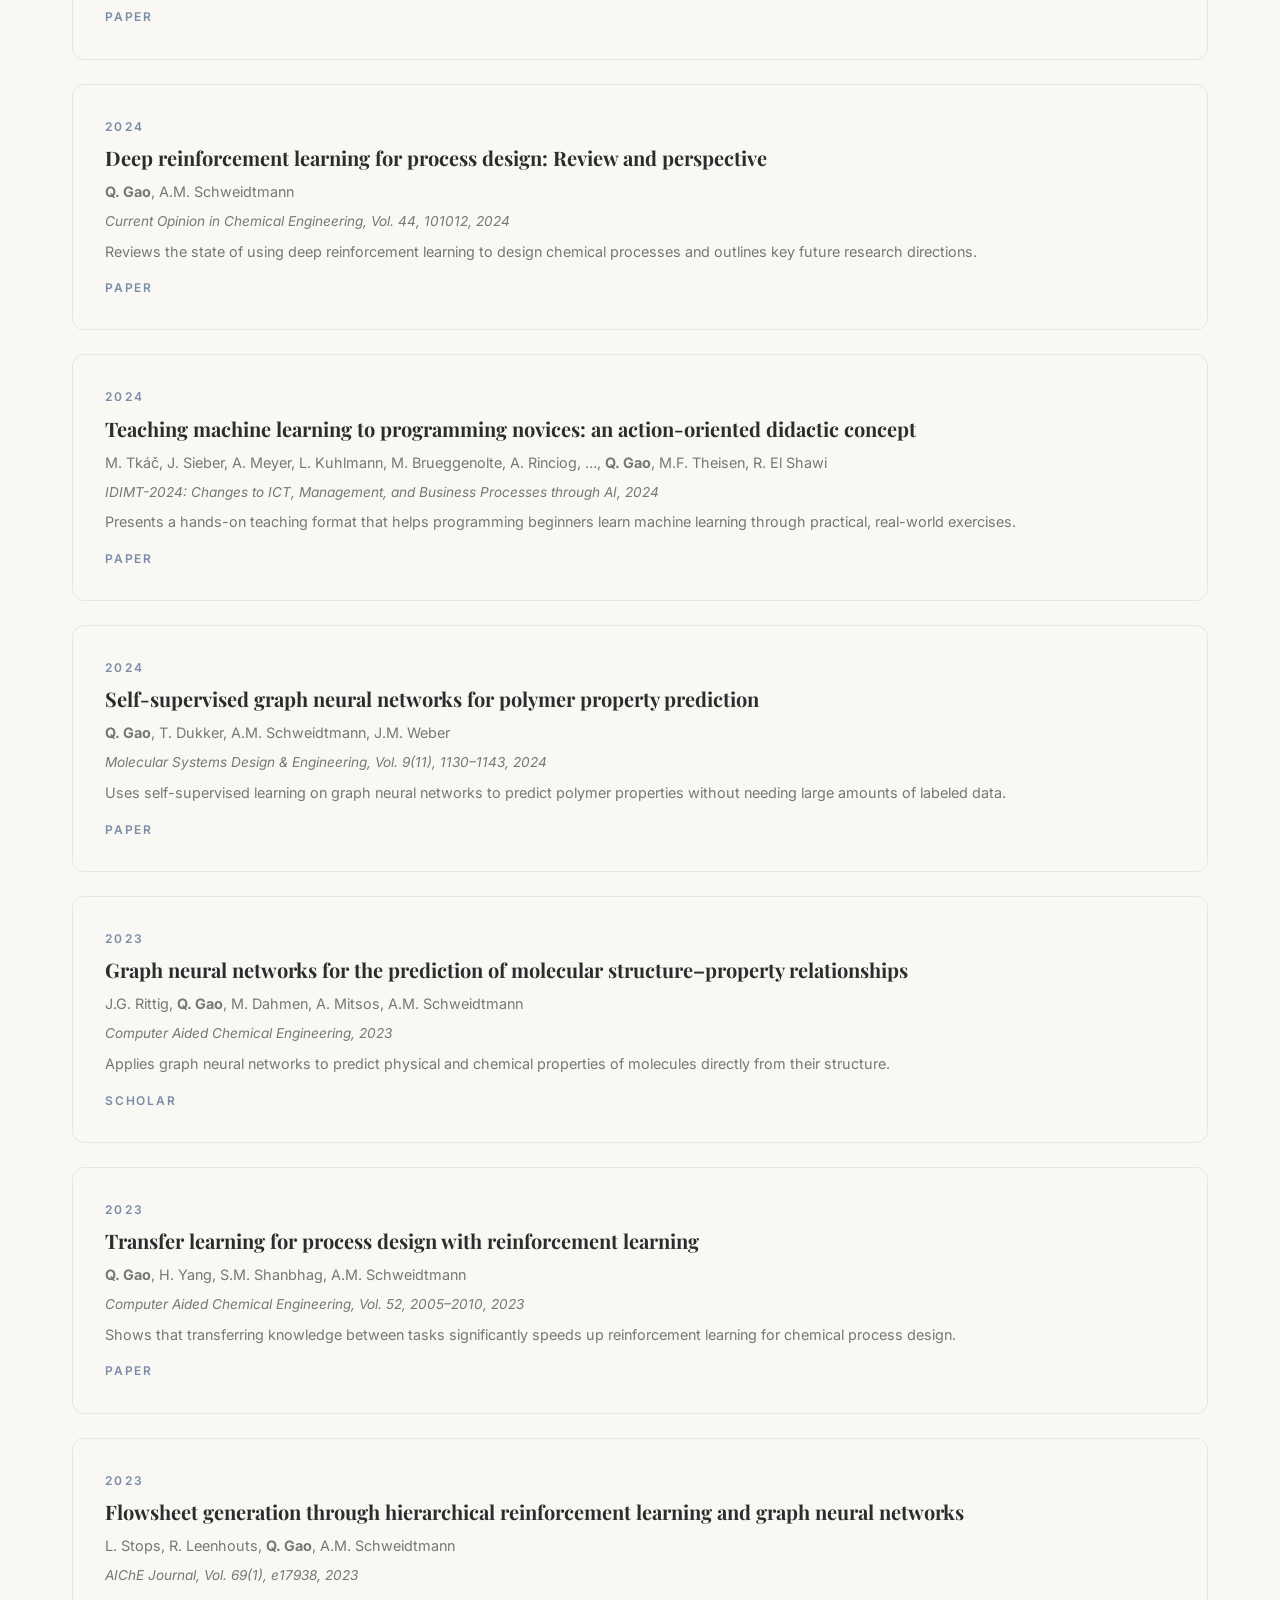
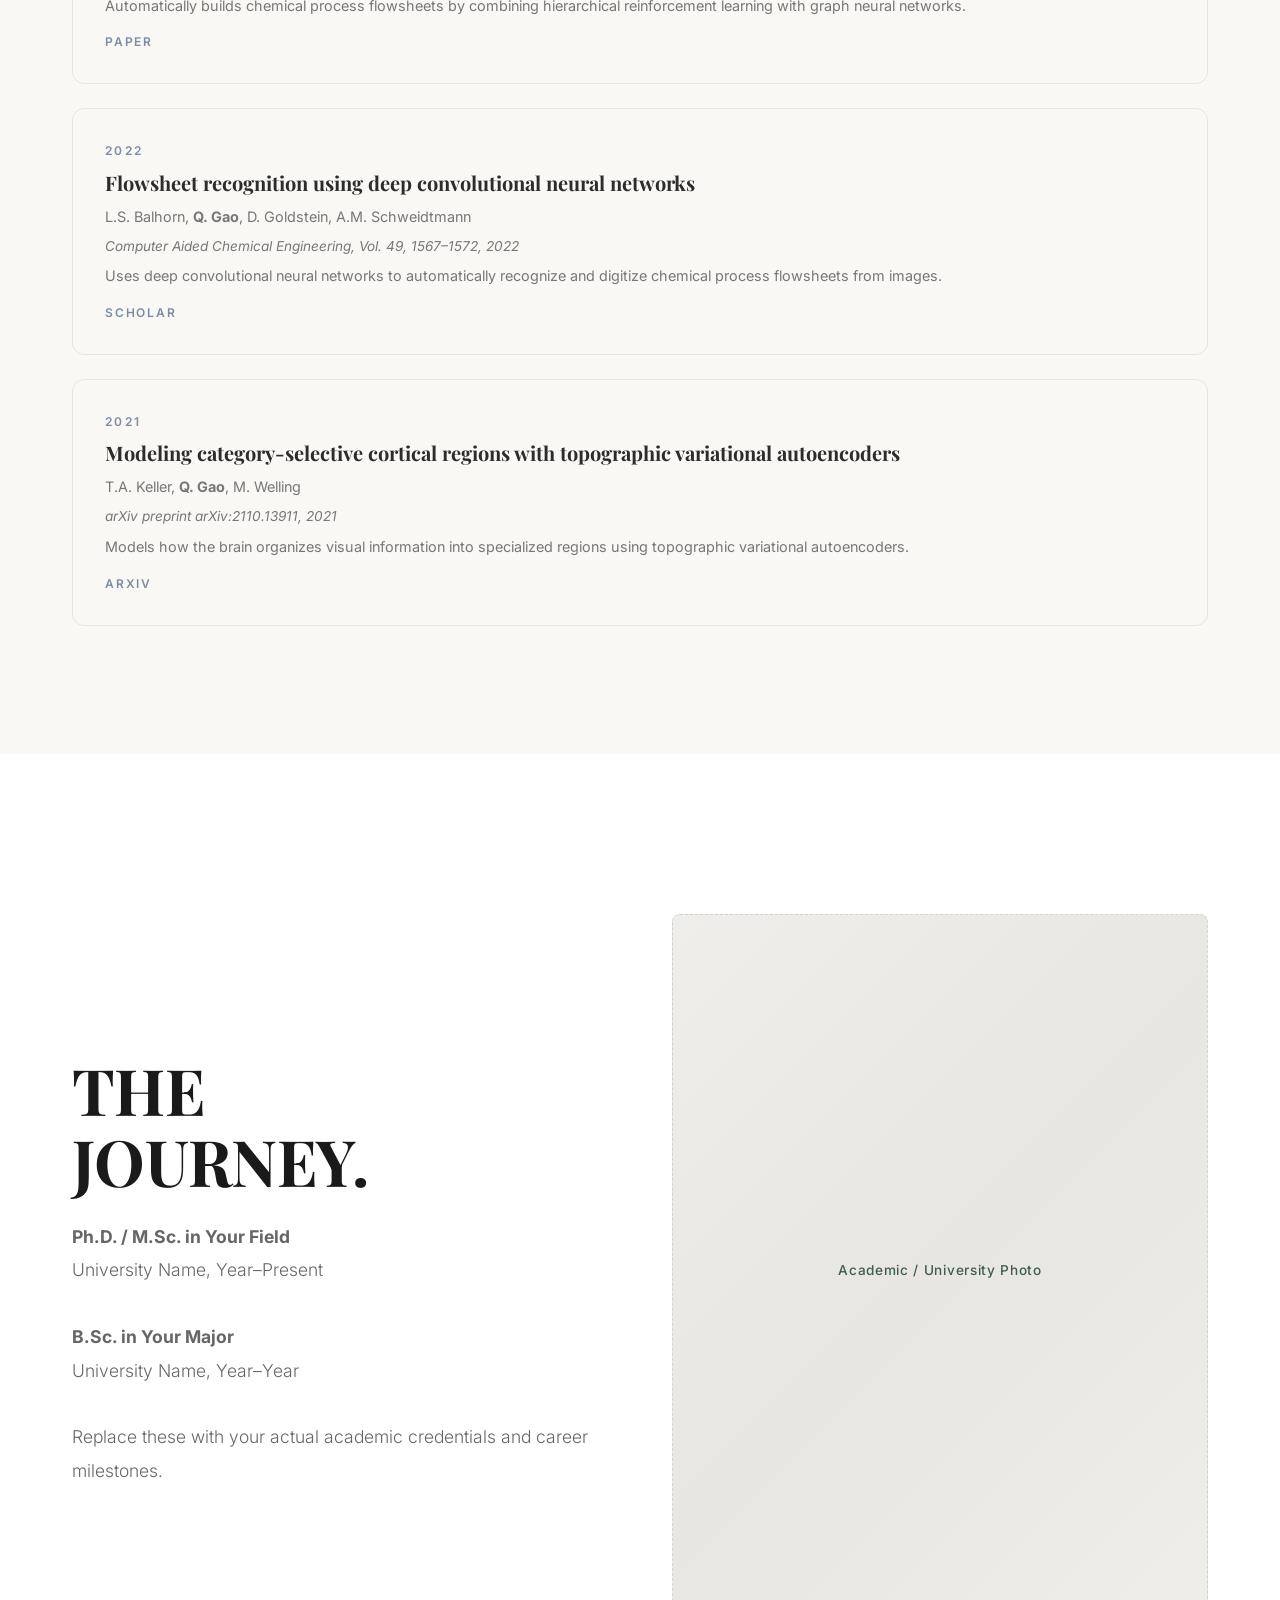
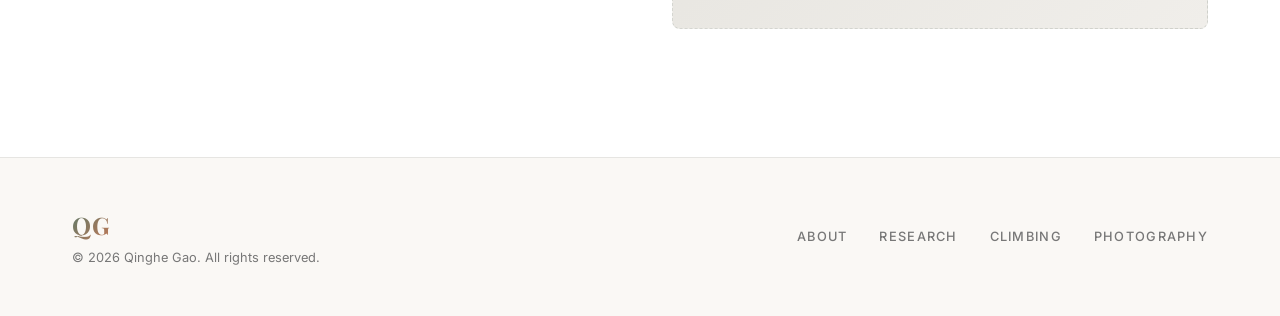
<file: research.html>
<!DOCTYPE html>
<html lang="en">
<head>
    <meta charset="UTF-8">
    <meta name="viewport" content="width=device-width, initial-scale=1.0">
    <title>Research — Qinghe Gao</title>
    <meta name="description" content="Research interests, publications, and academic work by Qinghe Gao.">
    <link rel="icon" href="favicon.svg" type="image/svg+xml">
    <link rel="stylesheet" href="css/style.css">
    <link rel="preconnect" href="https://fonts.googleapis.com">
    <link rel="preconnect" href="https://fonts.gstatic.com" crossorigin>
    <link href="https://fonts.googleapis.com/css2?family=Inter:wght@300;400;500;600;700&family=Playfair+Display:ital,wght@0,400;0,700;1,400&display=swap" rel="stylesheet">
</head>
<body>
    <!-- Navigation -->
    <nav class="nav scrolled" id="nav">
        <div class="nav-inner">
            <a href="index.html" class="nav-logo">QG</a>
            <button class="nav-toggle" id="navToggle" aria-label="Toggle menu">
                <span></span>
                <span></span>
                <span></span>
            </button>
            <ul class="nav-links" id="navLinks">
                <li><a href="index.html">About</a></li>
                <li><a href="research.html" class="active">Research</a></li>
                <li><a href="climbing.html">Climbing</a></li>
                <li><a href="photography.html">Photography</a></li>
                <li><a href="index.html#contact">Contact</a></li>
            </ul>
        </div>
    </nav>

    <!-- Page Header -->
    <header class="page-header">
        <div class="container">
            <div class="section-label">Academic Work</div>
            <h1 class="section-heading">RESEARCH.</h1>
            <p class="section-body center">
                My work focuses on pushing the boundaries of what we know.
                Here's a look at my research interests and selected publications.
            </p>
        </div>
    </header>

    <!-- Research Interests -->
    <section class="section section-dark section-tint-cool">
        <div class="container">
            <div class="section-label">Focus Areas</div>
            <h2 class="section-heading">RESEARCH<br>INTERESTS.</h2>
            <div class="interests">
                <div class="interest-item">
                    <h3>Machine Learning &amp; Deep Learning</h3>
                    <p>
                        Developing graph neural networks and self-supervised learning methods
                        to predict molecular properties, environmental impacts, and polymer behavior
                        directly from molecular structures.
                    </p>
                </div>
                <div class="interest-item">
                    <h3>Reinforcement Learning</h3>
                    <p>
                        Using reinforcement learning and transfer learning to automate
                        chemical process design — from generating flowsheets to optimizing
                        process synthesis across different simulation fidelities.
                    </p>
                </div>
                <div class="interest-item">
                    <h3>Process Design &amp; Chemical Engineering</h3>
                    <p>
                        Bridging AI and chemical engineering to tackle real-world challenges
                        like sustainable process synthesis, life cycle assessment, and
                        multi-agent systems for complex engineering workflows.
                    </p>
                </div>
            </div>
        </div>
    </section>

    <!-- Featured Image -->
    <section class="section-image-break">
        <div class="image-placeholder fullwidth">
            <span>Research / Lab / Conference Photo</span>
        </div>
    </section>

    <!-- Publications -->
    <section class="section section-dark">
        <div class="container">
            <div class="section-label">Selected Work</div>
            <h2 class="section-heading">PUBLICATIONS.</h2>
            <p class="section-body">
                A selection of my published and in-progress work.
                For a full list, see my
                <a href="https://scholar.google.com/citations?hl=en&user=APquWnUAAAAJ&view_op=list_works&sortby=pubdate" target="_blank" rel="noopener" style="color: var(--color-accent); text-decoration: underline;">Google Scholar</a> profile.
            </p>

            <div class="publications">

                <div class="pub-item">
                    <div class="pub-year">2026</div>
                    <div class="pub-title">Multi-agent systems for chemical engineering: A review and perspective</div>
                    <div class="pub-authors">S. Rupprecht, <strong>Q. Gao</strong>, T. Karia, A.M. Schweidtmann</div>
                    <div class="pub-venue">Current Opinion in Chemical Engineering, Vol. 51, 101209, 2026</div>
                    <p class="pub-summary">Reviews how teams of AI agents can work together to tackle complex chemical engineering tasks, and discusses future opportunities.</p>
                    <div class="pub-links">
                        <a href="https://doi.org/10.1016/j.coche.2025.101209" target="_blank" rel="noopener">Paper</a>
                    </div>
                </div>

                <div class="pub-item">
                    <div class="pub-year">2025</div>
                    <div class="pub-title">Accelerating process synthesis with reinforcement learning: Transfer learning from multi-fidelity simulations and variational autoencoders</div>
                    <div class="pub-authors"><strong>Q. Gao</strong>, H. Yang, M.F. Theisen, A.M. Schweidtmann</div>
                    <div class="pub-venue">Computers &amp; Chemical Engineering, Vol. 201, 109192, 2025</div>
                    <p class="pub-summary">Speeds up chemical process design by combining reinforcement learning with transfer learning across simulations of different detail levels.</p>
                    <div class="pub-links">
                        <a href="https://doi.org/10.1016/j.compchemeng.2025.109192" target="_blank" rel="noopener">Paper</a>
                    </div>
                </div>

                <div class="pub-item">
                    <div class="pub-year">2025</div>
                    <div class="pub-title">Environmental impacts prediction using graph neural networks on molecular graphs</div>
                    <div class="pub-authors"><strong>Q. Gao</strong>, L.S. Balhorn, A. Laera, R. Meys, J. Goßen, J.M. Weber, G. Wernet, A.M. Schweidtmann</div>
                    <div class="pub-venue">Computers &amp; Chemical Engineering, 109362, 2025</div>
                    <p class="pub-summary">Predicts how chemicals affect the environment by applying graph neural networks directly to molecular structures.</p>
                    <div class="pub-links">
                        <a href="https://doi.org/10.1016/j.compchemeng.2025.109362" target="_blank" rel="noopener">Paper</a>
                    </div>
                </div>

                <div class="pub-item">
                    <div class="pub-year">2025</div>
                    <div class="pub-title">Bayesian uncertainty quantification of graph neural networks using stochastic gradient Hamiltonian Monte Carlo</div>
                    <div class="pub-authors"><strong>Q. Gao</strong>, D.C. Miedema, Y. Zhao, J.M. Weber, Q. Tao, A.M. Schweidtmann</div>
                    <div class="pub-venue">Systems and Control Transactions, 1360–1364, 2025</div>
                    <p class="pub-summary">Adds reliable uncertainty estimates to graph neural network predictions using a Bayesian sampling method.</p>
                    <div class="pub-links">
                        <a href="https://doi.org/10.69997/sct.111298" target="_blank" rel="noopener">Paper</a>
                    </div>
                </div>

                <div class="pub-item">
                    <div class="pub-year">2024</div>
                    <div class="pub-title">Deep reinforcement learning for process design: Review and perspective</div>
                    <div class="pub-authors"><strong>Q. Gao</strong>, A.M. Schweidtmann</div>
                    <div class="pub-venue">Current Opinion in Chemical Engineering, Vol. 44, 101012, 2024</div>
                    <p class="pub-summary">Reviews the state of using deep reinforcement learning to design chemical processes and outlines key future research directions.</p>
                    <div class="pub-links">
                        <a href="https://doi.org/10.48550/arXiv.2308.07822" target="_blank" rel="noopener">Paper</a>
                    </div>
                </div>

                <div class="pub-item">
                    <div class="pub-year">2024</div>
                    <div class="pub-title">Teaching machine learning to programming novices: an action-oriented didactic concept</div>
                    <div class="pub-authors">M. Tkáč, J. Sieber, A. Meyer, L. Kuhlmann, M. Brueggenolte, A. Rinciog, …, <strong>Q. Gao</strong>, M.F. Theisen, R. El Shawi</div>
                    <div class="pub-venue">IDIMT-2024: Changes to ICT, Management, and Business Processes through AI, 2024</div>
                    <p class="pub-summary">Presents a hands-on teaching format that helps programming beginners learn machine learning through practical, real-world exercises.</p>
                    <div class="pub-links">
                        <a href="https://doi.org/10.48550/arXiv.2401.16291" target="_blank" rel="noopener">Paper</a>
                    </div>
                </div>

                <div class="pub-item">
                    <div class="pub-year">2024</div>
                    <div class="pub-title">Self-supervised graph neural networks for polymer property prediction</div>
                    <div class="pub-authors"><strong>Q. Gao</strong>, T. Dukker, A.M. Schweidtmann, J.M. Weber</div>
                    <div class="pub-venue">Molecular Systems Design &amp; Engineering, Vol. 9(11), 1130–1143, 2024</div>
                    <p class="pub-summary">Uses self-supervised learning on graph neural networks to predict polymer properties without needing large amounts of labeled data.</p>
                    <div class="pub-links">
                        <a href="https://doi.org/10.1039/d4me00088a" target="_blank" rel="noopener">Paper</a>
                    </div>
                </div>

                <div class="pub-item">
                    <div class="pub-year">2023</div>
                    <div class="pub-title">Graph neural networks for the prediction of molecular structure–property relationships</div>
                    <div class="pub-authors">J.G. Rittig, <strong>Q. Gao</strong>, M. Dahmen, A. Mitsos, A.M. Schweidtmann</div>
                    <div class="pub-venue">Computer Aided Chemical Engineering, 2023</div>
                    <p class="pub-summary">Applies graph neural networks to predict physical and chemical properties of molecules directly from their structure.</p>
                    <div class="pub-links">
                        <a href="https://scholar.google.com/citations?hl=en&user=APquWnUAAAAJ" target="_blank" rel="noopener">Scholar</a>
                    </div>
                </div>

                <div class="pub-item">
                    <div class="pub-year">2023</div>
                    <div class="pub-title">Transfer learning for process design with reinforcement learning</div>
                    <div class="pub-authors"><strong>Q. Gao</strong>, H. Yang, S.M. Shanbhag, A.M. Schweidtmann</div>
                    <div class="pub-venue">Computer Aided Chemical Engineering, Vol. 52, 2005–2010, 2023</div>
                    <p class="pub-summary">Shows that transferring knowledge between tasks significantly speeds up reinforcement learning for chemical process design.</p>
                    <div class="pub-links">
                        <a href="https://doi.org/10.48550/arXiv.2302.03375" target="_blank" rel="noopener">Paper</a>
                    </div>
                </div>

                <div class="pub-item">
                    <div class="pub-year">2023</div>
                    <div class="pub-title">Flowsheet generation through hierarchical reinforcement learning and graph neural networks</div>
                    <div class="pub-authors">L. Stops, R. Leenhouts, <strong>Q. Gao</strong>, A.M. Schweidtmann</div>
                    <div class="pub-venue">AIChE Journal, Vol. 69(1), e17938, 2023</div>
                    <p class="pub-summary">Automatically builds chemical process flowsheets by combining hierarchical reinforcement learning with graph neural networks.</p>
                    <div class="pub-links">
                        <a href="https://doi.org/10.1002/aic.17938" target="_blank" rel="noopener">Paper</a>
                    </div>
                </div>

                <div class="pub-item">
                    <div class="pub-year">2022</div>
                    <div class="pub-title">Flowsheet recognition using deep convolutional neural networks</div>
                    <div class="pub-authors">L.S. Balhorn, <strong>Q. Gao</strong>, D. Goldstein, A.M. Schweidtmann</div>
                    <div class="pub-venue">Computer Aided Chemical Engineering, Vol. 49, 1567–1572, 2022</div>
                    <p class="pub-summary">Uses deep convolutional neural networks to automatically recognize and digitize chemical process flowsheets from images.</p>
                    <div class="pub-links">
                        <a href="https://scholar.google.com/citations?hl=en&user=APquWnUAAAAJ" target="_blank" rel="noopener">Scholar</a>
                    </div>
                </div>

                <div class="pub-item">
                    <div class="pub-year">2021</div>
                    <div class="pub-title">Modeling category-selective cortical regions with topographic variational autoencoders</div>
                    <div class="pub-authors">T.A. Keller, <strong>Q. Gao</strong>, M. Welling</div>
                    <div class="pub-venue">arXiv preprint arXiv:2110.13911, 2021</div>
                    <p class="pub-summary">Models how the brain organizes visual information into specialized regions using topographic variational autoencoders.</p>
                    <div class="pub-links">
                        <a href="https://arxiv.org/abs/2110.13911" target="_blank" rel="noopener">ArXiv</a>
                    </div>
                </div>

            </div>
        </div>
    </section>

    <!-- Education / Experience -->
    <section class="section section-light">
        <div class="container">
            <div class="story-block">
                <div class="story-text">
                    <h2 class="section-heading">THE<br>JOURNEY.</h2>
                    <p class="section-body">
                        <strong>Ph.D. / M.Sc. in Your Field</strong><br>
                        University Name, Year–Present<br><br>
                        <strong>B.Sc. in Your Major</strong><br>
                        University Name, Year–Year<br><br>
                        Replace these with your actual academic credentials and career milestones.
                    </p>
                </div>
                <div class="story-image">
                    <div class="image-placeholder portrait">
                        <span>Academic / University Photo</span>
                    </div>
                </div>
            </div>
        </div>
    </section>

    <!-- Footer -->
    <footer class="footer">
        <div class="container">
            <div class="footer-inner">
                <div class="footer-brand">
                    <span class="nav-logo">QG</span>
                    <p>&copy; 2026 Qinghe Gao. All rights reserved.</p>
                </div>
                <div class="footer-nav">
                    <a href="index.html">About</a>
                    <a href="research.html">Research</a>
                    <a href="climbing.html">Climbing</a>
                    <a href="photography.html">Photography</a>
                </div>
            </div>
        </div>
    </footer>

    <script src="js/main.js"></script>
</body>
</html>
</file>
<file: css/style.css>
/* ==========================================================================
   Qinghe Gao — Personal Website
   A chic, professional design inspired by bold storytelling layouts
   ========================================================================== */

/* ---------- Reset & Base ---------- */
*, *::before, *::after {
    margin: 0;
    padding: 0;
    box-sizing: border-box;
}

:root {
    --color-bg-dark: #faf8f5;
    --color-bg-light: #ffffff;
    --color-accent: #5a7a6a;
    --color-accent-dark: #3d5e4d;
    --color-accent-warm: #c17856;
    --color-accent-warm-dark: #a86443;
    --color-accent-cool: #7b8da6;
    --color-accent-cool-dark: #5d7089;
    --color-text-light: #2c2c2c;
    --color-text-dark: #1a1a1a;
    --color-text-muted: #777;
    --color-border: rgba(0, 0, 0, 0.08);
    --color-border-dark: rgba(0, 0, 0, 0.06);
    --font-sans: 'Inter', -apple-system, BlinkMacSystemFont, 'Segoe UI', sans-serif;
    --font-serif: 'Playfair Display', Georgia, serif;
    --nav-height: 72px;
    --transition: 0.3s cubic-bezier(0.4, 0, 0.2, 1);
}

html {
    scroll-behavior: smooth;
    font-size: 16px;
}

body {
    font-family: var(--font-sans);
    background: var(--color-bg-dark);
    color: var(--color-text-light);
    line-height: 1.6;
    overflow-x: hidden;
    -webkit-font-smoothing: antialiased;
    -moz-osx-font-smoothing: grayscale;
}

a {
    color: inherit;
    text-decoration: none;
}

img {
    max-width: 100%;
    display: block;
}

.container {
    max-width: 1200px;
    margin: 0 auto;
    padding: 0 2rem;
}

/* ---------- Navigation ---------- */
.nav {
    position: fixed;
    top: 0;
    left: 0;
    right: 0;
    z-index: 1000;
    height: var(--nav-height);
    transition: background var(--transition), box-shadow var(--transition);
}

.nav.scrolled {
    background: rgba(250, 249, 246, 0.95);
    backdrop-filter: blur(20px);
    -webkit-backdrop-filter: blur(20px);
    box-shadow: 0 1px 0 rgba(0, 0, 0, 0.06);
}

.nav-inner {
    max-width: 1200px;
    margin: 0 auto;
    padding: 0 2rem;
    height: 100%;
    display: flex;
    align-items: center;
    justify-content: space-between;
}

.nav-logo {
    font-family: var(--font-serif);
    font-size: 1.5rem;
    font-weight: 700;
    background: linear-gradient(135deg, var(--color-accent), var(--color-accent-warm));
    -webkit-background-clip: text;
    -webkit-text-fill-color: transparent;
    background-clip: text;
    letter-spacing: 0.05em;
}

.nav-links {
    display: flex;
    list-style: none;
    gap: 2.5rem;
}

.nav-links a {
    font-size: 0.85rem;
    font-weight: 500;
    letter-spacing: 0.1em;
    text-transform: uppercase;
    color: var(--color-text-muted);
    transition: color var(--transition);
    position: relative;
}

.nav-links a::after {
    content: '';
    position: absolute;
    bottom: -4px;
    left: 0;
    width: 0;
    height: 2px;
    background: linear-gradient(90deg, var(--color-accent), var(--color-accent-warm));
    transition: width var(--transition);
}

.nav-links a:hover,
.nav-links a.active {
    color: var(--color-text-dark);
}

.nav-links a:hover::after,
.nav-links a.active::after {
    width: 100%;
}

.nav-toggle {
    display: none;
    flex-direction: column;
    gap: 5px;
    background: none;
    border: none;
    cursor: pointer;
    padding: 4px;
}

.nav-toggle span {
    display: block;
    width: 24px;
    height: 2px;
    background: var(--color-text-dark);
    transition: var(--transition);
}

/* ---------- Hero ---------- */
.hero {
    position: relative;
    min-height: 100vh;
    display: flex;
    align-items: center;
    justify-content: center;
    overflow: hidden;
}

.hero-bg {
    position: absolute;
    inset: 0;
    background:
        radial-gradient(ellipse at 15% 60%, rgba(90, 122, 106, 0.10) 0%, transparent 55%),
        radial-gradient(ellipse at 80% 20%, rgba(193, 120, 86, 0.08) 0%, transparent 50%),
        radial-gradient(ellipse at 50% 80%, rgba(123, 141, 166, 0.06) 0%, transparent 45%),
        var(--color-bg-dark);
}

.hero-gradient {
    position: absolute;
    inset: 0;
    background: linear-gradient(180deg, transparent 60%, var(--color-bg-dark) 100%);
}

/* Split layout: text left, portrait right */
.hero-split {
    position: relative;
    z-index: 1;
    display: grid;
    grid-template-columns: 1fr 1fr;
    gap: 4rem;
    align-items: center;
    max-width: 1200px;
    margin: 0 auto;
    padding: calc(var(--nav-height) + 3rem) 2rem 3rem;
    width: 100%;
}

.hero-left {
    text-align: left;
}

.hero-body {
    font-size: 1.1rem;
    font-weight: 300;
    color: var(--color-text-muted);
    line-height: 1.9;
    max-width: 520px;
    opacity: 0;
    animation: fadeUp 0.8s ease forwards 0.6s;
}

.hero-right {
    display: flex;
    justify-content: center;
    align-items: center;
    opacity: 0;
    animation: fadeUp 1s ease forwards 0.5s;
}

.hero-portrait {
    position: relative;
    width: 100%;
    max-width: 400px;
    aspect-ratio: 3/4;
    border-radius: 12px;
    overflow: hidden;
    box-shadow: 0 24px 48px rgba(0, 0, 0, 0.08), 0 8px 16px rgba(0, 0, 0, 0.04);
}

.hero-portrait::after {
    content: '';
    position: absolute;
    inset: 0;
    border-radius: 12px;
    border: 1px solid rgba(193, 120, 86, 0.12);
    pointer-events: none;
}

.hero-portrait img {
    width: 100%;
    height: 100%;
    object-fit: cover;
    display: block;
}

.hero-content {
    position: relative;
    z-index: 1;
    padding: 2rem;
}

.hero-tagline {
    font-size: 0.8rem;
    font-weight: 500;
    letter-spacing: 0.3em;
    text-transform: uppercase;
    color: var(--color-accent-warm);
    margin-bottom: 1.5rem;
    opacity: 0;
    animation: fadeUp 0.8s ease forwards 0.2s;
}

.hero-title {
    font-family: var(--font-serif);
    font-size: clamp(3rem, 7vw, 6rem);
    font-weight: 700;
    line-height: 0.95;
    letter-spacing: -0.02em;
    margin-bottom: 1.5rem;
    opacity: 0;
    animation: fadeUp 0.8s ease forwards 0.4s;
}

.hero-subtitle {
    font-size: clamp(1rem, 2vw, 1.25rem);
    font-weight: 300;
    color: var(--color-text-muted);
    line-height: 1.8;
    max-width: 500px;
    margin: 0 auto;
    opacity: 0;
    animation: fadeUp 0.8s ease forwards 0.6s;
}

.hero-scroll {
    display: inline-flex;
    flex-direction: column;
    align-items: center;
    gap: 0.5rem;
    margin-top: 3rem;
    font-size: 0.75rem;
    font-weight: 500;
    letter-spacing: 0.2em;
    text-transform: uppercase;
    color: var(--color-text-muted);
    transition: color var(--transition);
    opacity: 0;
    animation: fadeUp 0.8s ease forwards 0.8s;
}

.hero-scroll:hover {
    color: var(--color-accent-warm);
}

.hero-scroll svg {
    animation: bounce 2s infinite;
}

/* ---------- Sections ---------- */
.section {
    padding: 8rem 0;
}

.section-dark {
    background: var(--color-bg-dark);
    color: var(--color-text-light);
}

.section-light {
    background: var(--color-bg-light);
    color: var(--color-text-dark);
}

.section-light .section-heading {
    color: var(--color-text-dark);
}

.section-light .section-body {
    color: #666;
}

.section-light .section-label {
    color: var(--color-accent-warm-dark);
    border-color: var(--color-accent-warm-dark);
}

.section-accent {
    background: linear-gradient(135deg, #f0ece5 0%, #e8e2da 100%);
    color: var(--color-text-dark);
    padding: 8rem 0;
}

/* Alternating tinted backgrounds */
.section-tint-warm {
    background: linear-gradient(180deg, #faf6f2 0%, #f7f0ea 50%, #faf6f2 100%);
}

.section-tint-cool {
    background: linear-gradient(180deg, #f5f7fa 0%, #eff2f6 50%, #f5f7fa 100%);
}

.section-label {
    font-size: 0.75rem;
    font-weight: 600;
    letter-spacing: 0.3em;
    text-transform: uppercase;
    color: var(--color-accent-warm);
    margin-bottom: 3rem;
    padding-left: 2rem;
    border-left: 2px solid var(--color-accent-warm);
}

.section-heading {
    font-family: var(--font-serif);
    font-size: clamp(2.5rem, 5vw, 4rem);
    font-weight: 700;
    line-height: 1.1;
    letter-spacing: -0.01em;
    margin-bottom: 1.5rem;
}

.section-heading.center {
    text-align: center;
}

.section-body {
    font-size: 1.1rem;
    font-weight: 300;
    line-height: 1.9;
    color: var(--color-text-muted);
    max-width: 560px;
}

.section-body.center {
    text-align: center;
    margin-left: auto;
    margin-right: auto;
}

.section-body.narrow {
    max-width: 480px;
}

/* ---------- Story Blocks ---------- */
.story-block {
    display: grid;
    grid-template-columns: 1fr 1fr;
    gap: 4rem;
    align-items: center;
    margin-top: 2rem;
}

.story-block.reverse {
    direction: rtl;
}

.story-block.reverse > * {
    direction: ltr;
}

.story-image {
    position: relative;
}

/* ---------- Image Placeholders ---------- */
.image-placeholder {
    background: linear-gradient(135deg, #ece8e2 0%, #e4ddd5 50%, #ece8e2 100%);
    border: 1px dashed rgba(193, 120, 86, 0.2);
    border-radius: 8px;
    display: flex;
    align-items: center;
    justify-content: center;
    color: var(--color-accent-warm);
    font-size: 0.85rem;
    font-weight: 500;
    letter-spacing: 0.05em;
    text-align: center;
    padding: 2rem;
    overflow: hidden;
    position: relative;
}

.section-light .image-placeholder {
    background: linear-gradient(135deg, #f0eeea 0%, #e8e6e1 50%, #f0eeea 100%);
    border-color: rgba(107, 123, 110, 0.2);
    color: var(--color-accent-dark);
}

.image-placeholder.portrait {
    aspect-ratio: 3/4;
}

.image-placeholder.landscape {
    aspect-ratio: 4/3;
}

.image-placeholder.square {
    aspect-ratio: 1/1;
}

.image-placeholder.fullwidth {
    aspect-ratio: 21/9;
    border-radius: 0;
    border: none;
    min-height: 400px;
}

.section-image-break {
    width: 100%;
}

/* ---------- Pillars (Three Cards) ---------- */
.pillars {
    display: grid;
    grid-template-columns: repeat(3, 1fr);
    gap: 2rem;
    margin-top: 4rem;
}

.pillar {
    padding: 2.5rem;
    border: 1px solid var(--color-border);
    border-radius: 12px;
    transition: border-color var(--transition), transform var(--transition), background var(--transition);
    display: flex;
    flex-direction: column;
}

.pillar:hover {
    transform: translateY(-4px);
}

.pillar:nth-child(1):hover {
    border-color: var(--color-accent);
    background: rgba(90, 122, 106, 0.06);
}

.pillar:nth-child(2):hover {
    border-color: var(--color-accent-warm);
    background: rgba(193, 120, 86, 0.06);
}

.pillar:nth-child(3):hover {
    border-color: var(--color-accent-cool);
    background: rgba(123, 141, 166, 0.06);
}

.pillar-icon {
    margin-bottom: 1.5rem;
}

.pillar:nth-child(1) .pillar-icon { color: var(--color-accent); }
.pillar:nth-child(2) .pillar-icon { color: var(--color-accent-warm); }
.pillar:nth-child(3) .pillar-icon { color: var(--color-accent-cool); }

.pillar h3 {
    font-family: var(--font-serif);
    font-size: 1.5rem;
    font-weight: 700;
    margin-bottom: 0.75rem;
}

.pillar p {
    font-size: 0.95rem;
    font-weight: 300;
    color: var(--color-text-muted);
    line-height: 1.7;
    flex: 1;
}

.pillar-link {
    display: inline-block;
    margin-top: 1.5rem;
    font-size: 0.8rem;
    font-weight: 600;
    letter-spacing: 0.15em;
    text-transform: uppercase;
    transition: letter-spacing var(--transition);
}

.pillar:nth-child(1) .pillar-link { color: var(--color-accent); }
.pillar:nth-child(2) .pillar-link { color: var(--color-accent-warm); }
.pillar:nth-child(3) .pillar-link { color: var(--color-accent-cool); }

.pillar:hover .pillar-link {
    letter-spacing: 0.25em;
}

/* ---------- Contact ---------- */
.contact-links {
    display: flex;
    justify-content: center;
    gap: 1.5rem;
    margin-top: 3rem;
    flex-wrap: wrap;
}

.contact-btn {
    display: inline-flex;
    align-items: center;
    gap: 0.75rem;
    padding: 1rem 2rem;
    border: 1px solid var(--color-border);
    border-radius: 60px;
    font-size: 0.85rem;
    font-weight: 500;
    letter-spacing: 0.1em;
    text-transform: uppercase;
    transition: all var(--transition);
}

.contact-btn:hover {
    border-color: var(--color-accent-warm);
    background: rgba(193, 120, 86, 0.06);
    color: var(--color-accent-warm-dark);
}

.contact-btn svg {
    width: 20px;
    height: 20px;
    flex-shrink: 0;
}

/* ---------- Footer ---------- */
.footer {
    padding: 3rem 0;
    border-top: 1px solid var(--color-border);
}

.footer-inner {
    display: flex;
    align-items: center;
    justify-content: space-between;
}

.footer-brand p {
    font-size: 0.8rem;
    color: var(--color-text-muted);
    margin-top: 0.25rem;
}

.footer-nav {
    display: flex;
    gap: 2rem;
}

.footer-nav a {
    font-size: 0.8rem;
    font-weight: 500;
    color: var(--color-text-muted);
    letter-spacing: 0.1em;
    text-transform: uppercase;
    transition: color var(--transition);
}

.footer-nav a:hover {
    color: var(--color-accent-warm);
}

/* ---------- Page Headers (for sub-pages) ---------- */
.page-header {
    padding: calc(var(--nav-height) + 4rem) 0 4rem;
    text-align: center;
    background: linear-gradient(180deg, var(--color-bg-dark) 0%, #f5f1ec 100%);
    border-bottom: 1px solid var(--color-border);
}

.page-header .section-label {
    border: none;
    padding: 0;
    text-align: center;
}

.page-header .section-heading {
    margin-bottom: 1rem;
}

/* ---------- Research Page ---------- */
.publications {
    display: flex;
    flex-direction: column;
    gap: 1.5rem;
    margin-top: 3rem;
}

.pub-item {
    padding: 2rem;
    border: 1px solid var(--color-border);
    border-radius: 12px;
    transition: border-color var(--transition), background var(--transition);
}

.pub-item:hover {
    border-color: var(--color-accent-cool);
    background: rgba(123, 141, 166, 0.04);
}

.pub-year {
    font-size: 0.75rem;
    font-weight: 600;
    letter-spacing: 0.2em;
    color: var(--color-accent-cool);
    text-transform: uppercase;
    margin-bottom: 0.5rem;
}

.pub-title {
    font-family: var(--font-serif);
    font-size: 1.25rem;
    font-weight: 700;
    margin-bottom: 0.5rem;
    line-height: 1.4;
}

.pub-authors {
    font-size: 0.9rem;
    color: var(--color-text-muted);
    margin-bottom: 0.5rem;
}

.pub-venue {
    font-size: 0.85rem;
    font-style: italic;
    color: var(--color-text-muted);
}

.pub-summary {
    font-size: 0.9rem;
    color: var(--color-text-muted);
    margin-top: 0.5rem;
    margin-bottom: 0;
    line-height: 1.5;
}

.pub-links {
    display: flex;
    gap: 1rem;
    margin-top: 1rem;
}

.pub-links a {
    font-size: 0.75rem;
    font-weight: 600;
    letter-spacing: 0.15em;
    text-transform: uppercase;
    color: var(--color-accent-cool);
    transition: color var(--transition);
}

.pub-links a:hover {
    color: var(--color-text-dark);
}

/* ---------- Research Interests ---------- */
.interests {
    display: grid;
    grid-template-columns: repeat(auto-fit, minmax(250px, 1fr));
    gap: 1.5rem;
    margin-top: 2rem;
}

.interest-item {
    padding: 2rem;
    border-left: 2px solid var(--color-accent-cool);
}

.interest-item:nth-child(2) {
    border-left-color: var(--color-accent);
}

.interest-item:nth-child(3) {
    border-left-color: var(--color-accent-warm);
}

.interest-item h3 {
    font-family: var(--font-serif);
    font-size: 1.15rem;
    margin-bottom: 0.5rem;
}

.interest-item p {
    font-size: 1.05rem;
    color: var(--color-text-muted);
    line-height: 1.7;
}

/* ---------- Photo Gallery ---------- */
.gallery {
    display: grid;
    grid-template-columns: repeat(3, 1fr);
    gap: 0.5rem;
    margin-top: 3rem;
}

.gallery-item {
    position: relative;
    overflow: hidden;
    border-radius: 4px;
    cursor: pointer;
}

.gallery-item::after {
    content: '';
    position: absolute;
    inset: 0;
    background: linear-gradient(180deg, transparent 50%, rgba(0,0,0,0.6) 100%);
    opacity: 0;
    transition: opacity var(--transition);
}

.gallery-item:hover::after {
    opacity: 1;
}

.gallery-item .image-placeholder {
    border: none;
    border-radius: 0;
    aspect-ratio: 1/1;
    transition: transform 0.5s cubic-bezier(0.4, 0, 0.2, 1);
}

.gallery-item:hover .image-placeholder {
    transform: scale(1.05);
}

.gallery-item:nth-child(1) { grid-column: span 2; grid-row: span 2; }
.gallery-item:nth-child(1) .image-placeholder { aspect-ratio: auto; height: 100%; }

.gallery-caption {
    position: absolute;
    bottom: 1rem;
    left: 1rem;
    right: 1rem;
    z-index: 1;
    font-size: 0.85rem;
    font-weight: 500;
    color: white;
    opacity: 0;
    transform: translateY(10px);
    transition: all var(--transition);
}

.gallery-item:hover .gallery-caption {
    opacity: 1;
    transform: translateY(0);
}

/* ---------- Climbing Page ---------- */
.climb-stats {
    display: grid;
    grid-template-columns: repeat(4, 1fr);
    gap: 2rem;
    margin-top: 3rem;
    padding: 3rem 0;
    border-top: 1px solid var(--color-border);
    border-bottom: 1px solid var(--color-border);
}

.stat {
    text-align: center;
}

.stat-number {
    font-family: var(--font-serif);
    font-size: clamp(2rem, 4vw, 3.5rem);
    font-weight: 700;
    color: var(--color-accent-warm);
    line-height: 1;
}

.stat-label {
    font-size: 0.75rem;
    font-weight: 600;
    letter-spacing: 0.2em;
    text-transform: uppercase;
    color: var(--color-text-muted);
    margin-top: 0.5rem;
}

.climb-log {
    display: flex;
    flex-direction: column;
    gap: 2rem;
    margin-top: 3rem;
}

.climb-entry {
    display: grid;
    grid-template-columns: 200px 1fr;
    gap: 2rem;
    padding: 2rem 0;
    border-bottom: 1px solid var(--color-border);
    align-items: start;
}

.climb-entry-image .image-placeholder {
    aspect-ratio: 4/3;
    border-radius: 8px;
}

.climb-entry-info h3 {
    font-family: var(--font-serif);
    font-size: 1.25rem;
    margin-bottom: 0.25rem;
}

.climb-entry-meta {
    font-size: 0.8rem;
    color: var(--color-accent-warm);
    font-weight: 600;
    letter-spacing: 0.1em;
    text-transform: uppercase;
    margin-bottom: 0.75rem;
}

.climb-entry-info p {
    font-size: 0.95rem;
    color: var(--color-text-muted);
    line-height: 1.7;
}

/* ---------- Lightbox ---------- */
.lightbox {
    position: fixed;
    inset: 0;
    z-index: 2000;
    background: rgba(0, 0, 0, 0.95);
    display: flex;
    align-items: center;
    justify-content: center;
    opacity: 0;
    pointer-events: none;
    transition: opacity var(--transition);
}

.lightbox.active {
    opacity: 1;
    pointer-events: all;
}

.lightbox-close {
    position: absolute;
    top: 2rem;
    right: 2rem;
    background: none;
    border: none;
    color: white;
    font-size: 2rem;
    cursor: pointer;
    width: 48px;
    height: 48px;
    display: flex;
    align-items: center;
    justify-content: center;
}

/* ---------- Scroll Animations ---------- */
.reveal {
    opacity: 0;
    transform: translateY(40px);
    transition: opacity 0.8s ease, transform 0.8s ease;
}

.reveal.visible {
    opacity: 1;
    transform: translateY(0);
}

/* ---------- Animations ---------- */
@keyframes fadeUp {
    from {
        opacity: 0;
        transform: translateY(30px);
    }
    to {
        opacity: 1;
        transform: translateY(0);
    }
}

@keyframes bounce {
    0%, 20%, 50%, 80%, 100% { transform: translateY(0); }
    40% { transform: translateY(8px); }
    60% { transform: translateY(4px); }
}

/* ---------- Responsive ---------- */
@media (max-width: 968px) {
    .hero-split {
        grid-template-columns: 1fr;
        gap: 2.5rem;
        text-align: center;
        padding-top: calc(var(--nav-height) + 2rem);
    }

    .hero-left {
        text-align: center;
    }

    .hero-body {
        margin: 0 auto;
    }

    .hero-right {
        order: -1;
    }

    .hero-portrait {
        max-width: 280px;
    }

    .story-block {
        grid-template-columns: 1fr;
        gap: 2rem;
    }

    .story-block.reverse {
        direction: ltr;
    }

    .pillars {
        grid-template-columns: 1fr;
    }

    .climb-stats {
        grid-template-columns: repeat(2, 1fr);
    }

    .climb-entry {
        grid-template-columns: 1fr;
    }

    .gallery {
        grid-template-columns: repeat(2, 1fr);
    }

    .gallery-item:nth-child(1) {
        grid-column: span 2;
        grid-row: span 1;
    }

    .gallery-item:nth-child(1) .image-placeholder {
        aspect-ratio: 16/9;
    }
}

@media (max-width: 768px) {
    .nav-toggle {
        display: flex;
    }

    .nav-links {
        position: fixed;
        top: 0;
        right: -100%;
        width: 280px;
        height: 100vh;
        background: rgba(250, 249, 246, 0.98);
        backdrop-filter: blur(20px);
        -webkit-backdrop-filter: blur(20px);
        flex-direction: column;
        padding: 6rem 2rem 2rem;
        gap: 1.5rem;
        transition: right var(--transition);
        box-shadow: -4px 0 20px rgba(0,0,0,0.08);
    }

    .nav-links.open {
        right: 0;
    }

    .section {
        padding: 5rem 0;
    }

    .contact-links {
        flex-direction: column;
        align-items: center;
    }

    .footer-inner {
        flex-direction: column;
        gap: 1.5rem;
        text-align: center;
    }

    .footer-nav {
        flex-wrap: wrap;
        justify-content: center;
    }

    .climb-stats {
        grid-template-columns: repeat(2, 1fr);
        gap: 1.5rem;
    }
}

@media (max-width: 480px) {
    .container {
        padding: 0 1.25rem;
    }

    .gallery {
        grid-template-columns: 1fr;
    }

    .gallery-item:nth-child(1) {
        grid-column: span 1;
    }

    .hero-title {
        font-size: 3.5rem;
    }
}
</file>
